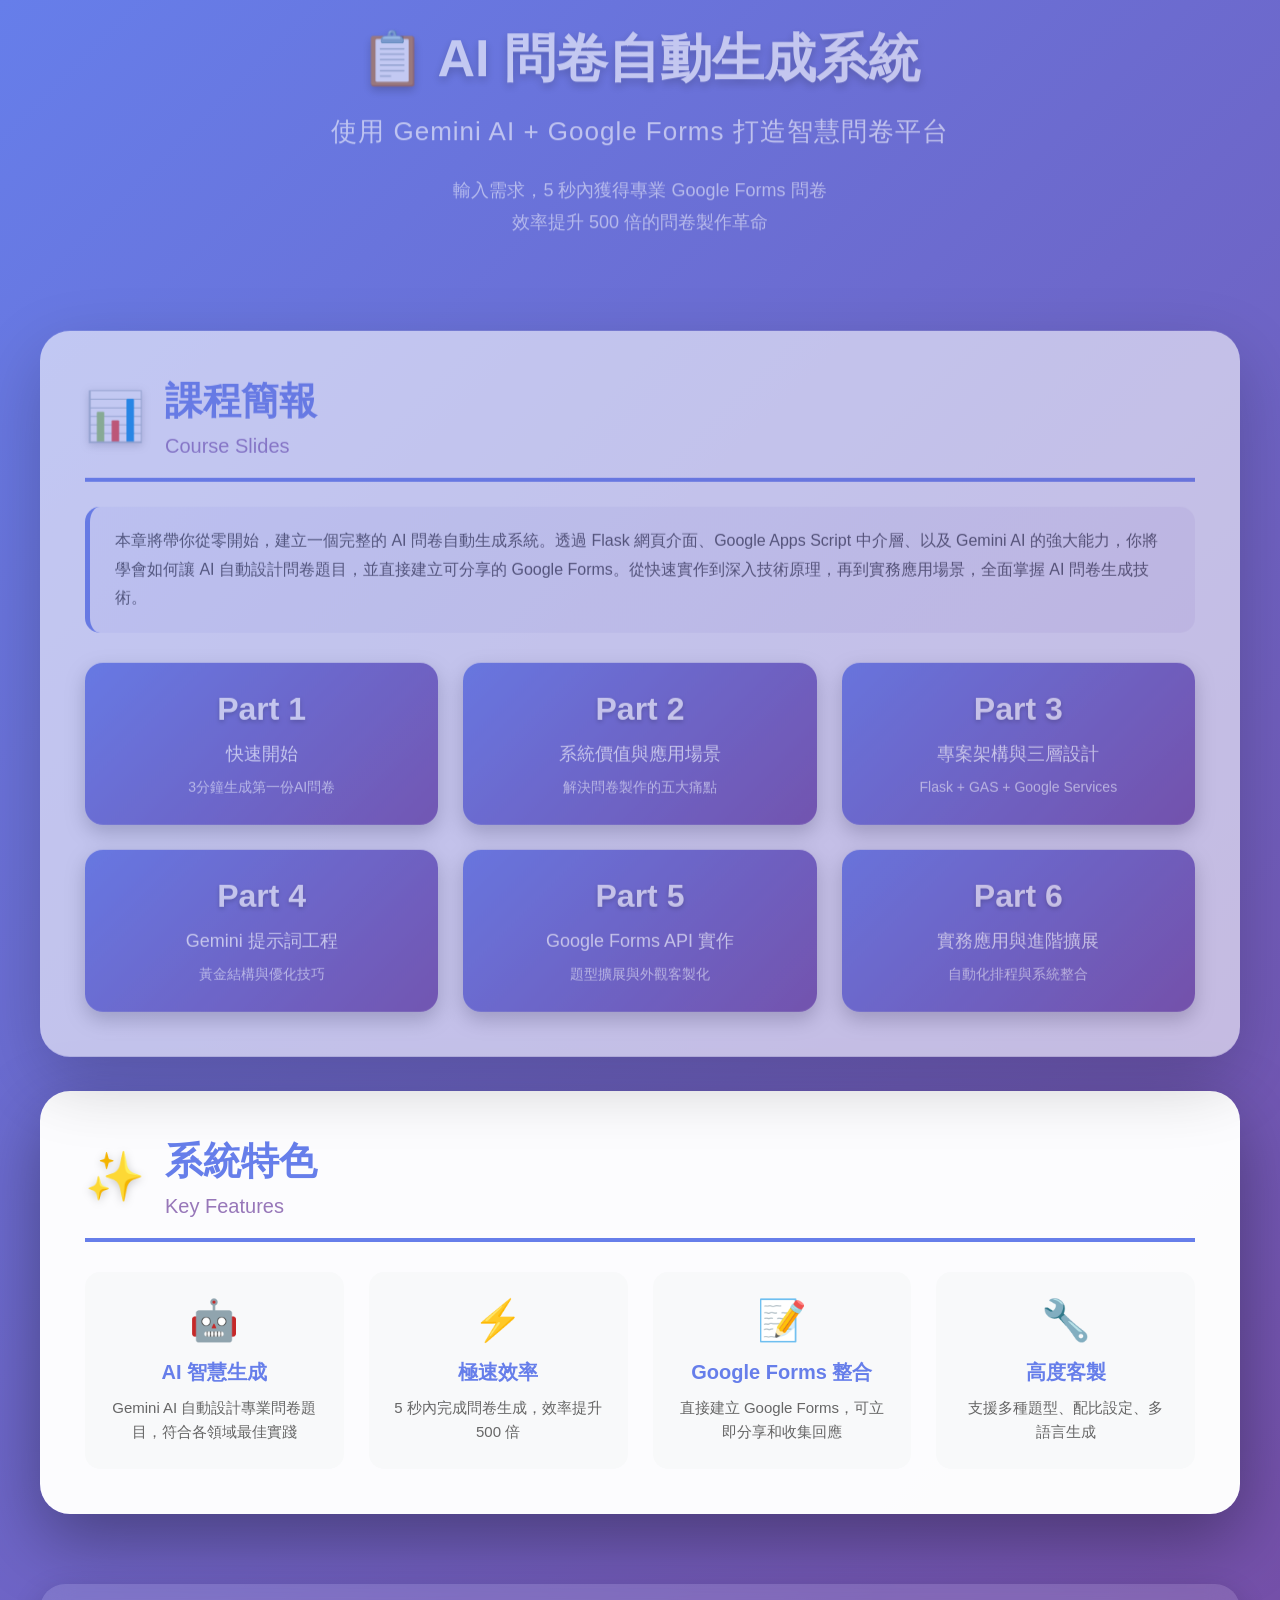
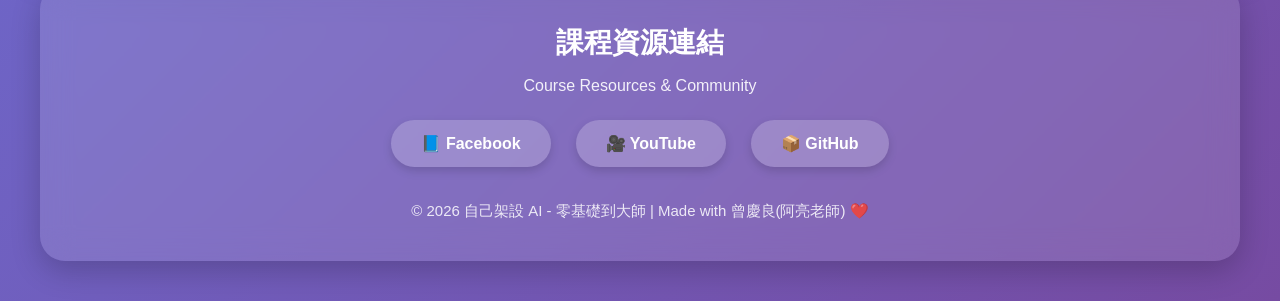
<file: index.html>
<!DOCTYPE html>
<html lang="zh-TW">
<head>
    <meta charset="UTF-8">
    <meta http-equiv="refresh" content="0; url=slides/index.html">
    <title>AI 問卷自動生成系統</title>
</head>
<body>
    <p>正在導向簡報頁面... <a href="slides/index.html">如果沒有自動跳轉，請點擊此處</a></p>
</body>
</html>
</file>
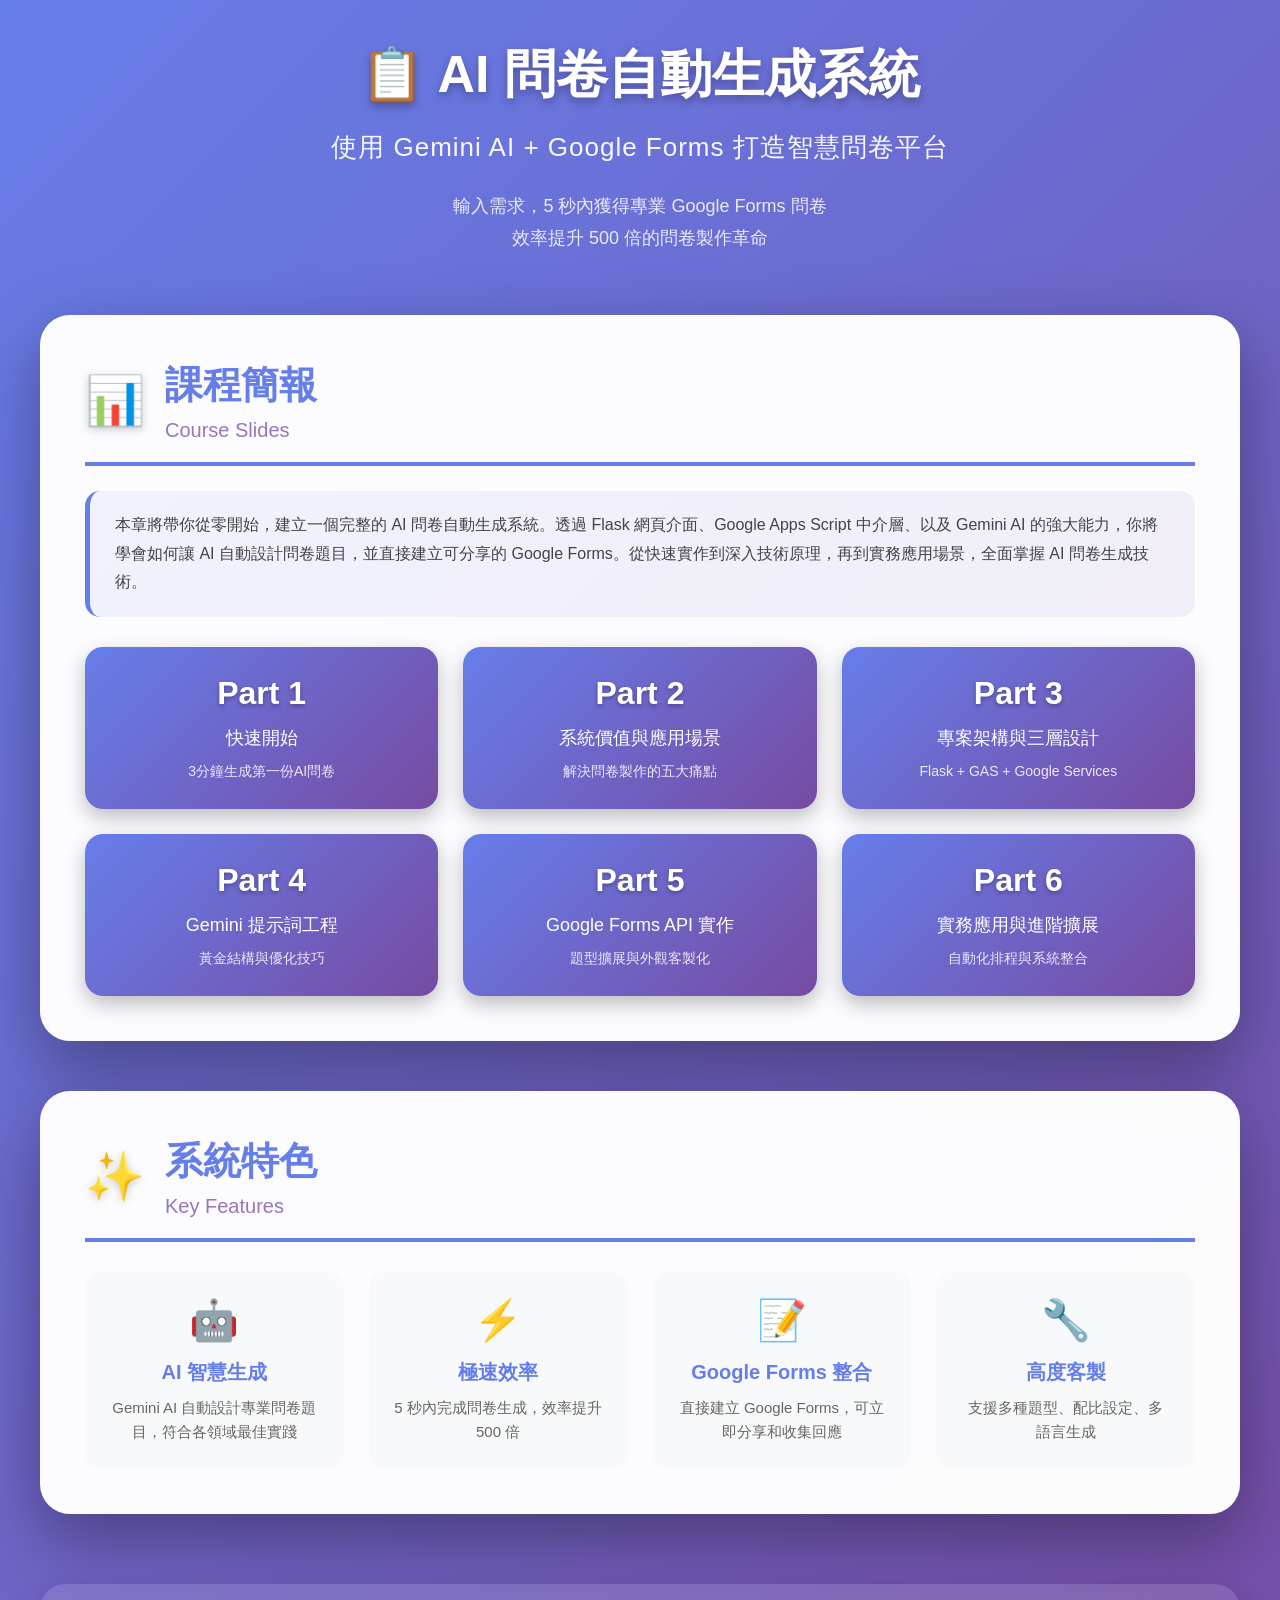
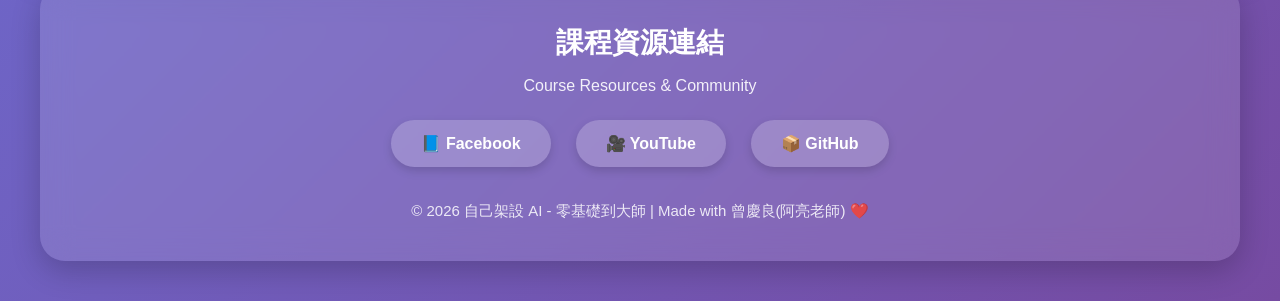
<file: slides/index.html>
<!DOCTYPE html>
<html lang="zh-TW">
<head>
    <meta charset="UTF-8">
    <meta name="viewport" content="width=device-width, initial-scale=1.0">
    <title>AI 問卷自動生成系統 | 課程簡報</title>
    <style>
        * {
            margin: 0;
            padding: 0;
            box-sizing: border-box;
        }

        body {
            font-family: 'Microsoft JhengHei', 'Segoe UI', Arial, sans-serif;
            background: linear-gradient(135deg, #667eea 0%, #764ba2 100%);
            min-height: 100vh;
            padding: 40px 20px;
        }

        .container {
            max-width: 1200px;
            margin: 0 auto;
        }

        .header {
            text-align: center;
            color: white;
            margin-bottom: 60px;
            animation: fadeInDown 1s ease;
        }

        .header h1 {
            font-size: 52px;
            margin-bottom: 20px;
            text-shadow: 0 4px 8px rgba(0, 0, 0, 0.3);
            font-weight: 800;
        }

        .header p {
            font-size: 26px;
            opacity: 0.95;
            font-weight: 300;
            letter-spacing: 1px;
        }

        .header .course-info {
            margin-top: 25px;
            font-size: 18px;
            opacity: 0.85;
            line-height: 1.8;
        }

        .main-section {
            background: rgba(255, 255, 255, 0.98);
            border-radius: 30px;
            padding: 45px;
            margin-bottom: 50px;
            box-shadow: 0 25px 70px rgba(0, 0, 0, 0.35);
            animation: fadeInUp 1s ease;
            transition: transform 0.3s ease, box-shadow 0.3s ease;
        }

        .main-section:hover {
            transform: translateY(-5px);
            box-shadow: 0 30px 80px rgba(0, 0, 0, 0.45);
        }

        .section-header {
            display: flex;
            align-items: center;
            gap: 20px;
            margin-bottom: 25px;
            padding-bottom: 20px;
            border-bottom: 4px solid #667eea;
        }

        .section-icon {
            font-size: 48px;
            filter: drop-shadow(0 2px 4px rgba(0, 0, 0, 0.2));
        }

        .section-info {
            flex: 1;
        }

        .section-title {
            font-size: 38px;
            margin-bottom: 8px;
            font-weight: 700;
            color: #667eea;
        }

        .section-subtitle {
            font-size: 20px;
            opacity: 0.75;
            font-weight: 400;
            color: #764ba2;
        }

        .section-description {
            background: linear-gradient(135deg, rgba(102, 126, 234, 0.08), rgba(118, 75, 162, 0.08));
            padding: 20px 25px;
            border-radius: 15px;
            margin-bottom: 30px;
            border-left: 5px solid #667eea;
            font-size: 16px;
            line-height: 1.8;
            color: #444;
        }

        .parts-grid {
            display: grid;
            grid-template-columns: repeat(auto-fill, minmax(320px, 1fr));
            gap: 25px;
            margin-top: 30px;
        }

        .part-card {
            background: linear-gradient(135deg, #667eea 0%, #764ba2 100%);
            border-radius: 18px;
            padding: 28px;
            text-decoration: none;
            color: white;
            transition: all 0.4s cubic-bezier(0.175, 0.885, 0.32, 1.275);
            box-shadow: 0 8px 20px rgba(0, 0, 0, 0.25);
            text-align: center;
            position: relative;
            overflow: hidden;
        }

        .part-card::before {
            content: '';
            position: absolute;
            top: 0;
            left: 0;
            right: 0;
            bottom: 0;
            background: linear-gradient(135deg, rgba(255, 255, 255, 0.1) 0%, rgba(255, 255, 255, 0) 100%);
            opacity: 0;
            transition: opacity 0.3s ease;
        }

        .part-card:hover::before {
            opacity: 1;
        }

        .part-card:hover {
            transform: translateY(-8px) scale(1.03);
            box-shadow: 0 15px 40px rgba(0, 0, 0, 0.45);
        }

        .part-number {
            font-size: 32px;
            font-weight: 800;
            margin-bottom: 12px;
            text-shadow: 0 2px 4px rgba(0, 0, 0, 0.3);
            position: relative;
            z-index: 1;
        }

        .part-title {
            font-size: 18px;
            line-height: 1.6;
            font-weight: 500;
            position: relative;
            z-index: 1;
        }

        .part-desc {
            font-size: 14px;
            opacity: 0.85;
            margin-top: 10px;
            position: relative;
            z-index: 1;
        }

        .features-section {
            background: rgba(255, 255, 255, 0.98);
            border-radius: 30px;
            padding: 45px;
            margin-bottom: 50px;
            box-shadow: 0 25px 70px rgba(0, 0, 0, 0.35);
        }

        .features-grid {
            display: grid;
            grid-template-columns: repeat(auto-fit, minmax(250px, 1fr));
            gap: 25px;
            margin-top: 30px;
        }

        .feature-card {
            background: #f8f9fa;
            padding: 25px;
            border-radius: 15px;
            text-align: center;
            transition: transform 0.3s;
        }

        .feature-card:hover {
            transform: translateY(-5px);
        }

        .feature-icon {
            font-size: 40px;
            margin-bottom: 15px;
        }

        .feature-title {
            font-size: 20px;
            font-weight: 600;
            color: #667eea;
            margin-bottom: 10px;
        }

        .feature-desc {
            font-size: 15px;
            color: #666;
            line-height: 1.6;
        }

        .footer {
            text-align: center;
            color: white;
            margin-top: 70px;
            padding: 40px;
            background: rgba(255, 255, 255, 0.12);
            border-radius: 25px;
            backdrop-filter: blur(15px);
            box-shadow: 0 10px 30px rgba(0, 0, 0, 0.2);
        }

        .footer h3 {
            font-size: 28px;
            margin-bottom: 15px;
            font-weight: 700;
        }

        .footer p {
            font-size: 16px;
            opacity: 0.9;
        }

        .footer-links {
            display: flex;
            justify-content: center;
            gap: 25px;
            margin-top: 25px;
            flex-wrap: wrap;
        }

        .footer-link {
            background: rgba(255, 255, 255, 0.2);
            color: white;
            padding: 14px 30px;
            border-radius: 30px;
            text-decoration: none;
            transition: all 0.3s ease;
            font-weight: 600;
            font-size: 16px;
            box-shadow: 0 4px 10px rgba(0, 0, 0, 0.15);
        }

        .footer-link:hover {
            background: rgba(255, 255, 255, 0.35);
            transform: translateY(-3px);
            box-shadow: 0 6px 15px rgba(0, 0, 0, 0.25);
            text-decoration: none;
        }

        .progress-indicator {
            position: fixed;
            top: 0;
            left: 0;
            height: 4px;
            background: linear-gradient(90deg, #667eea 0%, #764ba2 100%);
            z-index: 10000;
            transition: width 0.3s ease;
        }

        @keyframes fadeInDown {
            from { opacity: 0; transform: translateY(-40px); }
            to { opacity: 1; transform: translateY(0); }
        }

        @keyframes fadeInUp {
            from { opacity: 0; transform: translateY(40px); }
            to { opacity: 1; transform: translateY(0); }
        }

        @media (max-width: 768px) {
            .header h1 { font-size: 32px; }
            .header p { font-size: 18px; }
            .main-section { padding: 30px 25px; }
            .section-header { flex-direction: column; text-align: center; }
            .section-title { font-size: 26px; }
            .parts-grid { grid-template-columns: 1fr; }
            .footer-links { flex-direction: column; gap: 15px; }
        }
    </style>
</head>
<body>
    <div class="progress-indicator" id="progressBar"></div>

    <div class="container">
        <div class="header">
            <h1>📋 AI 問卷自動生成系統</h1>
            <p>使用 Gemini AI + Google Forms 打造智慧問卷平台</p>
            <div class="course-info">
                輸入需求，5 秒內獲得專業 Google Forms 問卷<br>
                效率提升 500 倍的問卷製作革命
            </div>
        </div>

        <!-- Main Section -->
        <div class="main-section">
            <div class="section-header">
                <div class="section-icon">📊</div>
                <div class="section-info">
                    <h2 class="section-title">課程簡報</h2>
                    <p class="section-subtitle">Course Slides</p>
                </div>
            </div>
            <div class="section-description">
                本章將帶你從零開始，建立一個完整的 AI 問卷自動生成系統。透過 Flask 網頁介面、Google Apps Script 中介層、以及 Gemini AI 的強大能力，你將學會如何讓 AI 自動設計問卷題目，並直接建立可分享的 Google Forms。從快速實作到深入技術原理，再到實務應用場景，全面掌握 AI 問卷生成技術。
            </div>
            <div class="parts-grid">
                <a href="Part1.html" class="part-card">
                    <div class="part-number">Part 1</div>
                    <div class="part-title">快速開始</div>
                    <div class="part-desc">3分鐘生成第一份AI問卷</div>
                </a>
                <a href="Part2.html" class="part-card">
                    <div class="part-number">Part 2</div>
                    <div class="part-title">系統價值與應用場景</div>
                    <div class="part-desc">解決問卷製作的五大痛點</div>
                </a>
                <a href="Part3.html" class="part-card">
                    <div class="part-number">Part 3</div>
                    <div class="part-title">專案架構與三層設計</div>
                    <div class="part-desc">Flask + GAS + Google Services</div>
                </a>
                <a href="Part4.html" class="part-card">
                    <div class="part-number">Part 4</div>
                    <div class="part-title">Gemini 提示詞工程</div>
                    <div class="part-desc">黃金結構與優化技巧</div>
                </a>
                <a href="Part5.html" class="part-card">
                    <div class="part-number">Part 5</div>
                    <div class="part-title">Google Forms API 實作</div>
                    <div class="part-desc">題型擴展與外觀客製化</div>
                </a>
                <a href="Part6.html" class="part-card">
                    <div class="part-number">Part 6</div>
                    <div class="part-title">實務應用與進階擴展</div>
                    <div class="part-desc">自動化排程與系統整合</div>
                </a>
            </div>
        </div>

        <!-- Features Section -->
        <div class="features-section">
            <div class="section-header">
                <div class="section-icon">✨</div>
                <div class="section-info">
                    <h2 class="section-title">系統特色</h2>
                    <p class="section-subtitle">Key Features</p>
                </div>
            </div>
            <div class="features-grid">
                <div class="feature-card">
                    <div class="feature-icon">🤖</div>
                    <div class="feature-title">AI 智慧生成</div>
                    <div class="feature-desc">Gemini AI 自動設計專業問卷題目，符合各領域最佳實踐</div>
                </div>
                <div class="feature-card">
                    <div class="feature-icon">⚡</div>
                    <div class="feature-title">極速效率</div>
                    <div class="feature-desc">5 秒內完成問卷生成，效率提升 500 倍</div>
                </div>
                <div class="feature-card">
                    <div class="feature-icon">📝</div>
                    <div class="feature-title">Google Forms 整合</div>
                    <div class="feature-desc">直接建立 Google Forms，可立即分享和收集回應</div>
                </div>
                <div class="feature-card">
                    <div class="feature-icon">🔧</div>
                    <div class="feature-title">高度客製</div>
                    <div class="feature-desc">支援多種題型、配比設定、多語言生成</div>
                </div>
            </div>
        </div>

        <!-- Footer -->
        <div class="footer">
            <h3>課程資源連結</h3>
            <p>Course Resources & Community</p>
            <div class="footer-links">
                <a href="https://www.facebook.com/iddmail" target="_blank" class="footer-link">📘 Facebook</a>
                <a href="https://www.youtube.com/@Liang-yt02" target="_blank" class="footer-link">🎥 YouTube</a>
                <a href="https://github.com/ChatGPT3a01/AI_Form_Generator" target="_blank" class="footer-link">📦 GitHub</a>
            </div>
            <p style="margin-top: 35px; opacity: 0.85; font-size: 15px;">© 2026 自己架設 AI - 零基礎到大師 | Made with 曾慶良(阿亮老師) ❤️</p>
        </div>
    </div>

    <script>
        window.addEventListener('scroll', () => {
            const winScroll = document.body.scrollTop || document.documentElement.scrollTop;
            const height = document.documentElement.scrollHeight - document.documentElement.clientHeight;
            const scrolled = (winScroll / height) * 100;
            document.getElementById('progressBar').style.width = scrolled + '%';
        });
    </script>
</body>
</html>
</file>
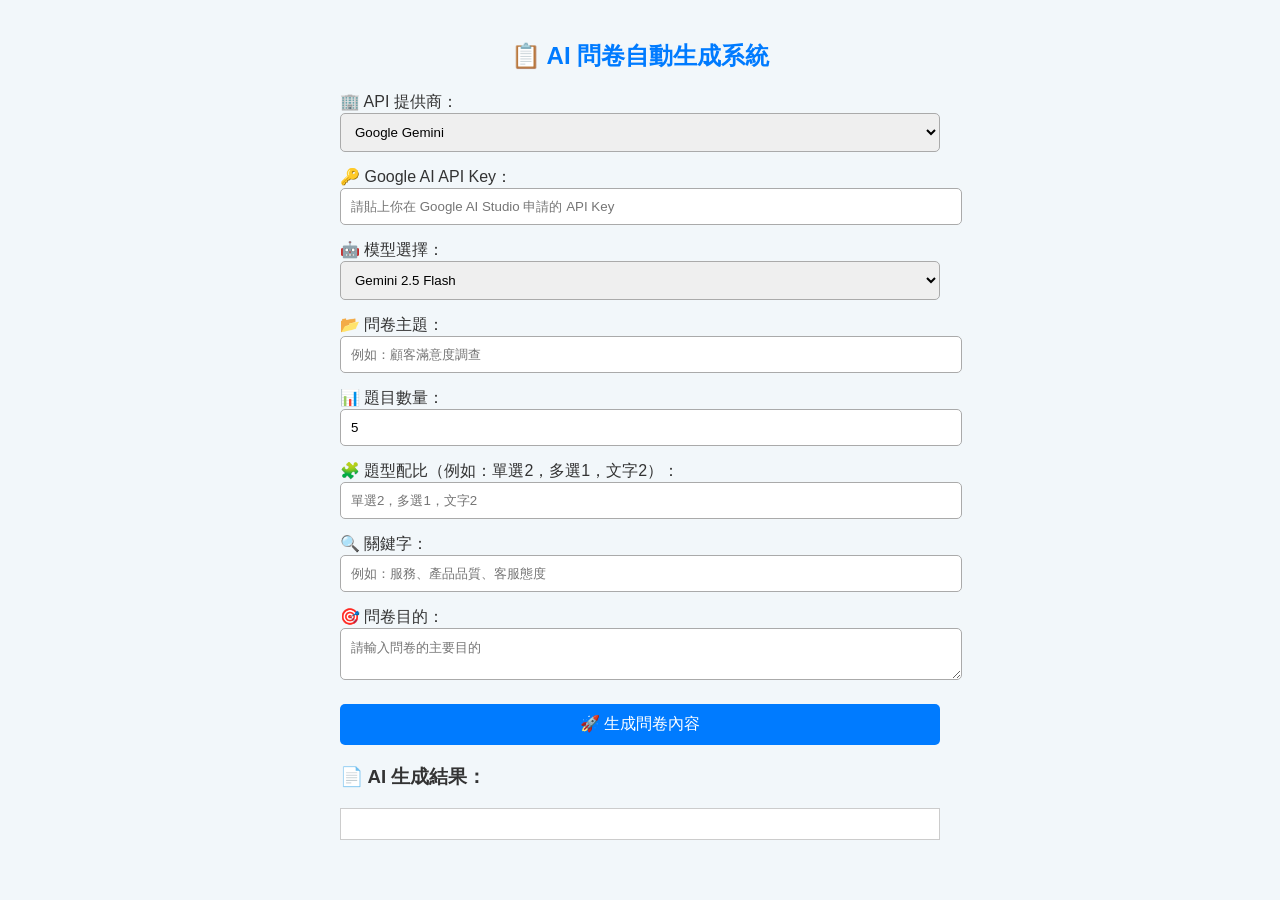
<file: templates/index.html>
<!DOCTYPE html>
<html lang="zh-TW">
<head>
  <meta charset="UTF-8">
  <title>AI 問卷自動生成系統</title>
  <link rel="stylesheet" href="/static/style.css">
</head>
<body>
  <h2>📋 AI 問卷自動生成系統</h2>

  <form id="form">
    <label>🏢 API 提供商：</label>
    <select id="provider" onchange="updateModels()">
      <option value="google">Google Gemini</option>
      <option value="openai">OpenAI GPT</option>
    </select>

    <label id="apiKeyLabel">🔑 Google AI API Key：</label>
    <input type="text" id="apiKey" placeholder="請貼上你的 API Key" required>

    <label>🤖 模型選擇：</label>
    <select id="model">
      <!-- 由 JavaScript 動態填入 -->
    </select>

    <label>📂 問卷主題：</label>
    <input type="text" id="category" placeholder="例如：顧客滿意度調查" required>

    <label>📊 題目數量：</label>
    <input type="number" id="questionCount" value="5" min="1" required>

    <label>🧩 題型配比（例如：單選2，多選1，文字2）：</label>
    <input type="text" id="questionTypes" placeholder="單選2，多選1，文字2" required>

    <label>🔍 關鍵字：</label>
    <input type="text" id="keywords" placeholder="例如：服務、產品品質、客服態度" required>

    <label>🎯 問卷目的：</label>
    <textarea id="purpose" placeholder="請輸入問卷的主要目的" required></textarea>

    <button type="submit">🚀 生成問卷內容</button>
  </form>

  <h3>📄 AI 生成結果：</h3>
  <pre id="output"></pre>

  <div id="formLinks"></div>

  <script>
    // 模型選項配置
    const models = {
      google: [
        { value: 'gemini-3.5-flash', label: 'Gemini 2.5 Flash' },
        { value: 'gemini-3.5-pro', label: 'Gemini 2.5 Pro' },
        { value: 'gemini-3.5-flash', label: 'Gemini 2.0 Flash' },
        { value: 'gemini-3.5-pro', label: 'Gemini 2.0 Pro' }
      ],
      openai: [
        { value: 'gpt-5.5', label: 'GPT-5.5' },
        { value: 'gpt-5.5', label: 'GPT-5.5' },
        { value: 'gpt-5.5', label: 'GPT-5.5 Turbo' },
        { value: 'gpt-5.5', label: 'GPT-5.5 Preview' }
      ]
    };

    // 更新模型選項
    function updateModels() {
      const provider = document.getElementById('provider').value;
      const modelSelect = document.getElementById('model');
      const apiKeyLabel = document.getElementById('apiKeyLabel');
      const apiKeyInput = document.getElementById('apiKey');

      // 更新 API Key 標籤和提示
      if (provider === 'google') {
        apiKeyLabel.textContent = '🔑 Google AI API Key：';
        apiKeyInput.placeholder = '請貼上你在 Google AI Studio 申請的 API Key';
      } else {
        apiKeyLabel.textContent = '🔑 OpenAI API Key：';
        apiKeyInput.placeholder = '請貼上你在 OpenAI 申請的 API Key（sk-...）';
      }

      // 更新模型下拉選單
      modelSelect.innerHTML = '';
      models[provider].forEach(model => {
        const option = document.createElement('option');
        option.value = model.value;
        option.textContent = model.label;
        modelSelect.appendChild(option);
      });
    }

    // 頁面載入時初始化
    updateModels();

    // 表單提交
    document.getElementById('form').addEventListener('submit', async (e) => {
      e.preventDefault();

      document.getElementById('output').textContent = "⏳ AI 正在生成問卷內容中...";
      document.getElementById('formLinks').innerHTML = "";

      const data = {
        provider: document.getElementById('provider').value,
        apiKey: document.getElementById('apiKey').value,
        model: document.getElementById('model').value,
        category: document.getElementById('category').value,
        questionCount: document.getElementById('questionCount').value,
        keywords: document.getElementById('keywords').value,
        purpose: document.getElementById('purpose').value,
        questionTypes: document.getElementById('questionTypes').value
      };

      try {
        const res = await fetch('/generate', {
          method: 'POST',
          headers: { 'Content-Type': 'application/json' },
          body: JSON.stringify(data)
        });

        const result = await res.json();

        if (result.status === 'error') {
          document.getElementById('output').textContent = "❌ 錯誤：" + result.message;
          document.getElementById('formLinks').innerHTML = `<p style="color:red;">⚠️ 生成失敗，請檢查 API Key 和網路連線</p>`;
          return;
        }

        document.getElementById('output').textContent = JSON.stringify(result.ai_result, null, 2);

        if (result.form_result && result.form_result.editUrl) {
          document.getElementById('formLinks').innerHTML = `
            <h3>✅ 問卷建立成功！</h3>
            <p><a href="${result.form_result.editUrl}" target="_blank">🧩 編輯問卷連結</a></p>
            <p><a href="${result.form_result.responseUrl}" target="_blank">📝 使用者填寫連結</a></p>
          `;
        } else {
          document.getElementById('formLinks').innerHTML = `<p style="color:red;">⚠️ 無法建立問卷，請檢查 GAS 網址是否正確</p>`;
        }
      } catch (error) {
        document.getElementById('output').textContent = "❌ 發生錯誤：" + error.message;
      }
    });
  </script>
</body>
</html>
</file>
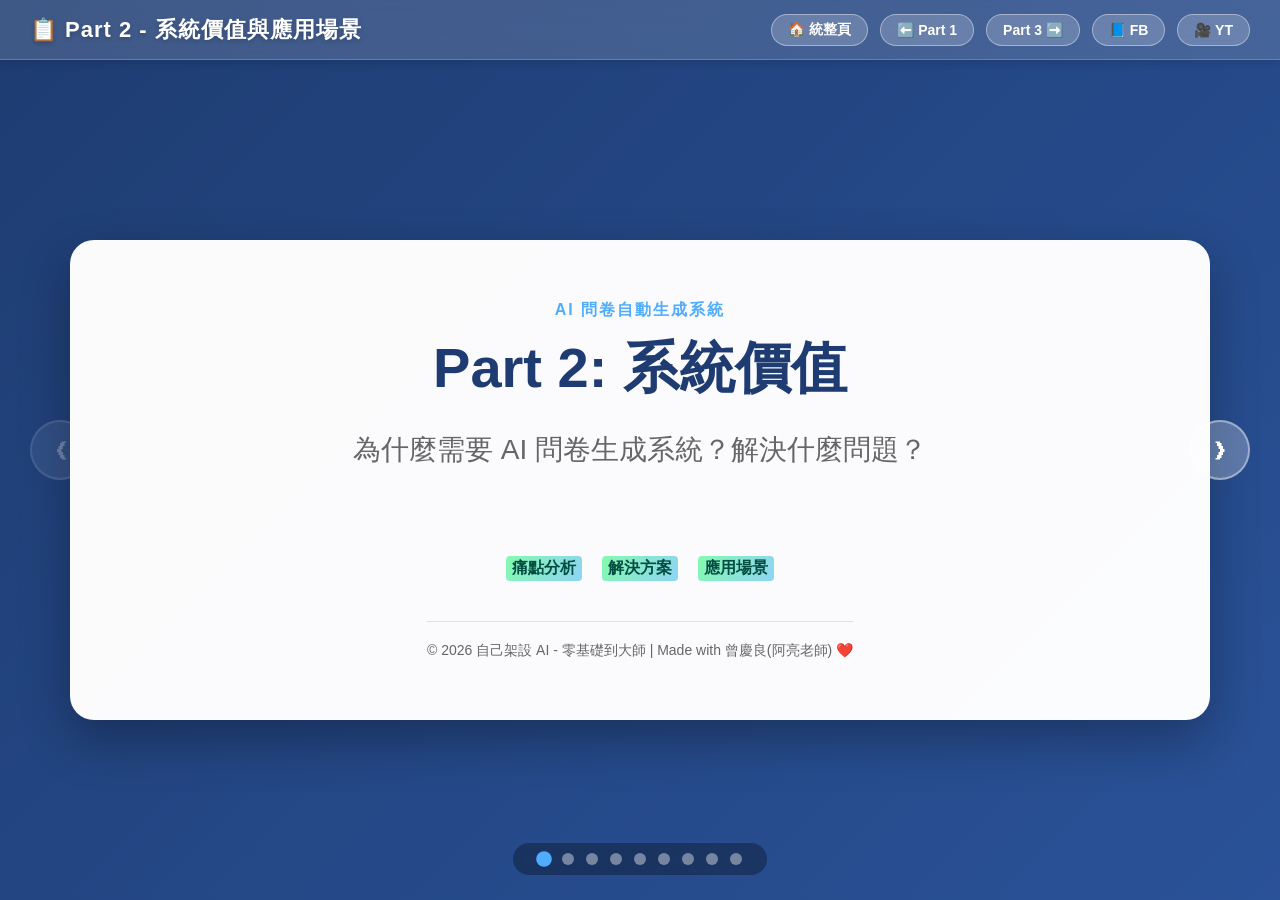
<file: slides/Part2.html>
<!DOCTYPE html>
<html lang="zh-TW">
<head>
    <meta charset="UTF-8">
    <meta name="viewport" content="width=device-width, initial-scale=1.0">
    <title>📋 Part 2 - 系統價值與應用場景</title>
    <style>
        * { margin: 0; padding: 0; box-sizing: border-box; }
        body { font-family: 'Microsoft JhengHei', 'Segoe UI', Arial, sans-serif; background: linear-gradient(135deg, #1e3c72 0%, #2a5298 100%); min-height: 100vh; overflow: hidden; color: #333; }
        .nav-bar { position: fixed; top: 0; left: 0; right: 0; height: 60px; background: rgba(255, 255, 255, 0.15); backdrop-filter: blur(12px); border-bottom: 1px solid rgba(255, 255, 255, 0.2); display: flex; justify-content: space-between; align-items: center; padding: 0 30px; z-index: 10000; box-shadow: 0 4px 6px rgba(0,0,0,0.1); }
        .nav-title { font-size: 22px; font-weight: 700; color: #fff; letter-spacing: 1px; text-shadow: 0 2px 4px rgba(0,0,0,0.2); }
        .nav-buttons { display: flex; gap: 12px; }
        .nav-btn { background: rgba(255, 255, 255, 0.2); border: 1px solid rgba(255, 255, 255, 0.4); color: white; padding: 6px 16px; border-radius: 20px; cursor: pointer; font-size: 14px; font-weight: 600; text-decoration: none; transition: all 0.3s ease; display: flex; align-items: center; gap: 6px; }
        .nav-btn:hover { background: rgba(255, 255, 255, 0.4); transform: translateY(-2px); }
        .nav-arrow { position: fixed; top: 50%; transform: translateY(-50%); background: rgba(255,255,255,0.25); color: white; width: 60px; height: 60px; border-radius: 50%; border: 2px solid rgba(255,255,255,0.4); font-size: 24px; cursor: pointer; z-index: 9000; transition: all 0.3s; display: flex; align-items: center; justify-content: center; }
        .nav-arrow:hover { background: rgba(255,255,255,0.5); transform: translateY(-50%) scale(1.1); }
        .prev-arrow { left: 30px; }
        .next-arrow { right: 30px; }
        .nav-arrow:disabled { opacity: 0.3; cursor: not-allowed; }
        .slide-container { width: 100%; height: 100vh; padding-top: 60px; position: relative; z-index: 1; }
        .slide { position: absolute; top: 60px; left: 0; width: 100%; height: calc(100vh - 60px); display: none; align-items: center; justify-content: center; padding: 40px; opacity: 0; transition: opacity 0.4s ease; z-index: 10; }
        .slide.active { display: flex; opacity: 1; z-index: 20; }
        .content-card { background: rgba(255, 255, 255, 0.98); border-radius: 24px; box-shadow: 0 20px 50px rgba(0, 0, 0, 0.3); padding: 60px; max-width: 1400px; width: 95%; max-height: 88vh; overflow-y: auto; position: relative; }
        h1 { color: #1e3c72; font-size: 56px; margin-bottom: 24px; text-align: center; }
        h2 { color: #2a5298; font-size: 38px; margin-bottom: 35px; border-bottom: 3px solid #1e3c72; padding-bottom: 12px; }
        h3 { color: #1e3c72; font-size: 26px; margin: 30px 0 15px 0; }
        p, li { font-size: 20px; line-height: 1.8; color: #444; margin-bottom: 15px; }
        .box { padding: 25px; border-radius: 12px; margin: 25px 0; border-left: 6px solid; font-size: 20px; }
        .info { background: #e3f2fd; border-color: #2196f3; color: #0d47a1; }
        .warning { background: #fff3cd; border-color: #ffc107; color: #856404; }
        .success { background: #d4edda; border-color: #28a745; color: #155724; }
        .danger { background: #f8d7da; border-color: #dc3545; color: #721c24; }
        .highlight { background: linear-gradient(120deg, #84fab0 0%, #8fd3f4 100%); padding: 2px 6px; border-radius: 4px; font-weight: bold; color: #004d40; }
        .concept-grid { display: grid; grid-template-columns: repeat(auto-fit, minmax(300px, 1fr)); gap: 25px; margin-top: 30px; }
        .concept-card { background: #f8f9fa; padding: 25px; border-radius: 15px; border: 1px solid #e9ecef; transition: transform 0.3s; }
        .concept-card:hover { transform: translateY(-8px); border-color: #4facfe; }
        .pain-point { background: linear-gradient(135deg, #ff6b6b 0%, #ee5a5a 100%); color: white; padding: 20px; border-radius: 12px; margin: 15px 0; }
        .solution { background: linear-gradient(135deg, #51cf66 0%, #40c057 100%); color: white; padding: 20px; border-radius: 12px; margin: 15px 0; }
        .indicators { position: fixed; bottom: 25px; left: 50%; transform: translateX(-50%); display: flex; gap: 12px; z-index: 4000; padding: 10px 25px; background: rgba(0,0,0,0.3); border-radius: 30px; backdrop-filter: blur(5px); }
        .dot { width: 12px; height: 12px; background: rgba(255,255,255,0.4); border-radius: 50%; cursor: pointer; }
        .dot.active { background: #4facfe; transform: scale(1.3); }
        .footer-credit { text-align: center; margin-top: 40px; padding-top: 20px; border-top: 1px solid #e0e0e0; color: #666; font-size: 14px; }
    </style>
</head>
<body>
    <div class="nav-bar">
        <div class="nav-title">📋 Part 2 - 系統價值與應用場景</div>
        <div class="nav-buttons">
            <a href="index.html" class="nav-btn">🏠 統整頁</a>
            <a href="Part1.html" class="nav-btn">⬅️ Part 1</a>
            <a href="Part3.html" class="nav-btn">Part 3 ➡️</a>
            <a href="https://www.facebook.com/iddmail" target="_blank" class="nav-btn">📘 FB</a>
            <a href="https://www.youtube.com/@Liang-yt02" target="_blank" class="nav-btn">🎥 YT</a>
        </div>
    </div>

    <div class="slide-container">
        <!-- Slide 1: 封面 -->
        <div class="slide active">
            <div class="content-card" style="text-align: center; display: flex; flex-direction: column; justify-content: center; align-items: center;">
                <h4 style="color: #4facfe; letter-spacing: 2px; text-transform: uppercase; margin-bottom: 10px;">AI 問卷自動生成系統</h4>
                <h1>Part 2: 系統價值</h1>
                <h2 style="border: none; font-weight: normal; font-size: 28px; color: #666; max-width: 800px;">
                    為什麼需要 AI 問卷生成系統？解決什麼問題？
                </h2>
                <div style="margin-top: 40px; display: flex; gap: 20px;">
                    <span class="highlight">痛點分析</span>
                    <span class="highlight">解決方案</span>
                    <span class="highlight">應用場景</span>
                </div>
                <div class="footer-credit">© 2026 自己架設 AI - 零基礎到大師 | Made with 曾慶良(阿亮老師) ❤️</div>
            </div>
        </div>

        <!-- Slide 2: 問卷製作的五大痛點 -->
        <div class="slide">
            <div class="content-card">
                <h2>😰 問卷製作的五大痛點</h2>
                <div class="concept-grid">
                    <div class="pain-point">
                        <h3>1️⃣ 題目設計困難</h3>
                        <p>題目含糊、一題多問、選項不互斥、誘導性問題...</p>
                    </div>
                    <div class="pain-point">
                        <h3>2️⃣ 結構組織複雜</h3>
                        <p>題目順序、題型配比、分組安排需要仔細規劃</p>
                    </div>
                    <div class="pain-point">
                        <h3>3️⃣ 重複工作多</h3>
                        <p>每月/每季的調查，重複但又不能完全複製</p>
                    </div>
                    <div class="pain-point">
                        <h3>4️⃣ 靈感枯竭</h3>
                        <p>盯著空白表單發呆，不知道還能問什麼</p>
                    </div>
                    <div class="pain-point">
                        <h3>5️⃣ 專業知識不足</h3>
                        <p>不同領域有不同的問卷設計慣例和要求</p>
                    </div>
                </div>
            </div>
        </div>

        <!-- Slide 3: AI 如何解決 -->
        <div class="slide">
            <div class="content-card">
                <h2>✨ AI 如何解決這些痛點</h2>
                <div class="concept-grid">
                    <div class="solution">
                        <h3>🎯 專業題目設計</h3>
                        <p>AI 見過成千上萬份問卷，生成符合最佳實踐的題目</p>
                    </div>
                    <div class="solution">
                        <h3>📊 自動結構組織</h3>
                        <p>根據題型配比自動安排順序，簡單題在前，複雜題在後</p>
                    </div>
                    <div class="solution">
                        <h3>🔄 智慧變化</h3>
                        <p>每次生成類似但不完全相同的題目，避免受訪者疲勞</p>
                    </div>
                    <div class="solution">
                        <h3>💡 激發創意</h3>
                        <p>提供你沒想到但很有價值的問題角度</p>
                    </div>
                    <div class="solution">
                        <h3>🧠 領域專家</h3>
                        <p>生成符合各領域慣例的專業問卷</p>
                    </div>
                </div>
            </div>
        </div>

        <!-- Slide 4: 應用場景一 -->
        <div class="slide">
            <div class="content-card">
                <h2>🏪 場景一：小型企業顧客回饋</h2>
                <div class="box info">
                    <strong>情境：</strong>您經營一家餐廳、美容院或零售店，想定期收集顧客意見改善服務。
                </div>
                <div class="concept-grid">
                    <div class="concept-card">
                        <h3>傳統做法</h3>
                        <ul>
                            <li>聘請專業市場調查公司 💰</li>
                            <li>自己設計問卷（不專業）</li>
                            <li>耗費大量時間</li>
                        </ul>
                    </div>
                    <div class="concept-card">
                        <h3>使用 AI 系統</h3>
                        <ul>
                            <li>每月花 5 分鐘生成新問卷 ⚡</li>
                            <li>放在店內 QR Code</li>
                            <li>持續改善服務品質</li>
                        </ul>
                    </div>
                </div>
            </div>
        </div>

        <!-- Slide 5: 應用場景二 -->
        <div class="slide">
            <div class="content-card">
                <h2>🎓 場景二：學術研究問卷設計</h2>
                <div class="box info">
                    <strong>情境：</strong>您是研究生，論文需要做問卷調查收集資料。
                </div>
                <div class="concept-grid">
                    <div class="concept-card">
                        <h3>傳統做法</h3>
                        <ul>
                            <li>從零開始設計問卷</li>
                            <li>多次與指導教授來回修改</li>
                            <li>花費大量時間在初稿</li>
                        </ul>
                    </div>
                    <div class="concept-card">
                        <h3>使用 AI 系統</h3>
                        <ul>
                            <li>快速生成研究主題的問卷草稿 ⚡</li>
                            <li>拿 AI 草稿與教授討論</li>
                            <li>迅速迭代到滿意版本</li>
                        </ul>
                    </div>
                </div>
            </div>
        </div>

        <!-- Slide 6: 應用場景三 -->
        <div class="slide">
            <div class="content-card">
                <h2>🎪 場景三：活動後即時回饋收集</h2>
                <div class="box info">
                    <strong>情境：</strong>公司舉辦研討會、工作坊，活動結束後需要收集參與者回饋。
                </div>
                <div class="concept-grid">
                    <div class="concept-card">
                        <h3>傳統做法</h3>
                        <ul>
                            <li>會後花時間設計問卷</li>
                            <li>參與者記憶已模糊</li>
                            <li>回饋不夠真實</li>
                        </ul>
                    </div>
                    <div class="concept-card">
                        <h3>使用 AI 系統</h3>
                        <ul>
                            <li>活動進行中就能生成問卷 ⚡</li>
                            <li>活動結束立即展示 QR Code</li>
                            <li>趁記憶猶新收集真實意見</li>
                        </ul>
                    </div>
                </div>
            </div>
        </div>

        <!-- Slide 7: 更多應用場景 -->
        <div class="slide">
            <div class="content-card">
                <h2>🌟 更多應用場景</h2>
                <div class="concept-grid">
                    <div class="concept-card">
                        <h3>📱 產品需求市場調查</h3>
                        <p>開發新產品時，快速了解目標市場的需求、痛點、期待功能、價格敏感度。</p>
                    </div>
                    <div class="concept-card">
                        <h3>👥 HR 內部調查</h3>
                        <p>員工滿意度調查、部門協作評估、訓練需求調查，定期執行不費力。</p>
                    </div>
                    <div class="concept-card">
                        <h3>🏫 教育培訓回饋</h3>
                        <p>課程結束後收集學員意見，持續改善教學品質。</p>
                    </div>
                    <div class="concept-card">
                        <h3>🏥 醫療服務評估</h3>
                        <p>患者滿意度調查，了解就醫體驗和改進方向。</p>
                    </div>
                </div>
            </div>
        </div>

        <!-- Slide 8: 系統的限制 -->
        <div class="slide">
            <div class="content-card">
                <h2>⚠️ 系統的限制與適用範圍</h2>
                <div class="concept-grid">
                    <div class="concept-card" style="border-color: #ffc107;">
                        <h3>⚡ 限制一：特定情境理解</h3>
                        <p>AI 對您的特定業務、產品、客群了解有限，需要手動調整。</p>
                    </div>
                    <div class="concept-card" style="border-color: #ffc107;">
                        <h3>⚡ 限制二：偶爾偏頗</h3>
                        <p>AI 偶爾生成有爭議或邏輯矛盾的題目，需要人工審查。</p>
                    </div>
                    <div class="concept-card" style="border-color: #ffc107;">
                        <h3>⚡ 限制三：題型有限</h3>
                        <p>目前支援單選、多選、文字三種基本題型。</p>
                    </div>
                    <div class="concept-card" style="border-color: #ffc107;">
                        <h3>⚡ 限制四：資料隱私</h3>
                        <p>需求會送到雲端 AI 處理，高度機密專案需評估。</p>
                    </div>
                </div>
                <div class="box success">
                    <strong>💡 最佳實踐：</strong>AI 負責快速生成專業初稿，人類負責審查、調整、完善！
                </div>
            </div>
        </div>

        <!-- Slide 9: 總結 -->
        <div class="slide">
            <div class="content-card">
                <h2>📝 Part 2 總結</h2>
                <div class="concept-grid">
                    <div class="concept-card">
                        <h3>✅ 解決痛點</h3>
                        <p>題目設計、結構組織、重複工作、靈感枯竭、專業不足</p>
                    </div>
                    <div class="concept-card">
                        <h3>✅ 多元應用</h3>
                        <p>顧客回饋、學術研究、活動回饋、市場調查、HR 調查</p>
                    </div>
                    <div class="concept-card">
                        <h3>✅ 效率飛躍</h3>
                        <p>從 40 分鐘縮短到 5 秒鐘，效率提升 500 倍</p>
                    </div>
                    <div class="concept-card">
                        <h3>✅ 人機協作</h3>
                        <p>AI 生成初稿 + 人類審查完善 = 最佳結果</p>
                    </div>
                </div>
                <div style="text-align: center; margin-top: 40px;">
                    <a href="Part3.html" class="nav-btn" style="background: #1e3c72; padding: 15px 40px; font-size: 18px;">
                        前往 Part 3：專案架構與三層設計 ➡️
                    </a>
                </div>
                <div class="footer-credit">© 2026 自己架設 AI - 零基礎到大師 | Made with 曾慶良(阿亮老師) ❤️</div>
            </div>
        </div>
    </div>

    <button class="nav-arrow prev-arrow" id="prevBtn" onclick="changeSlide(-1)">❮</button>
    <button class="nav-arrow next-arrow" id="nextBtn" onclick="changeSlide(1)">❯</button>
    <div class="indicators" id="indicatorContainer"></div>

    <script>
        let currentSlide = 0;
        const slides = document.querySelectorAll('.slide');
        const totalSlides = slides.length;
        function init() { createIndicators(); showSlide(0); updateButtons(); document.addEventListener('keydown', handleKeydown); }
        function handleKeydown(e) { if (e.key === 'ArrowLeft') changeSlide(-1); if (e.key === 'ArrowRight') changeSlide(1); }
        function createIndicators() { const container = document.getElementById('indicatorContainer'); container.innerHTML = ''; slides.forEach((_, index) => { const dot = document.createElement('div'); dot.className = 'dot'; dot.onclick = () => goToSlide(index); container.appendChild(dot); }); }
        function showSlide(index) { if (index < 0) index = 0; if (index >= totalSlides) index = totalSlides - 1; slides.forEach(slide => slide.classList.remove('active')); slides[index].classList.add('active'); currentSlide = index; const dots = document.querySelectorAll('.dot'); dots.forEach((dot, idx) => dot.classList.toggle('active', idx === index)); updateButtons(); }
        function changeSlide(direction) { showSlide(currentSlide + direction); }
        function goToSlide(index) { showSlide(index); }
        function updateButtons() { document.getElementById('prevBtn').disabled = currentSlide === 0; document.getElementById('nextBtn').disabled = currentSlide === totalSlides - 1; }
        init();
    </script>
</body>
</html>
</file>
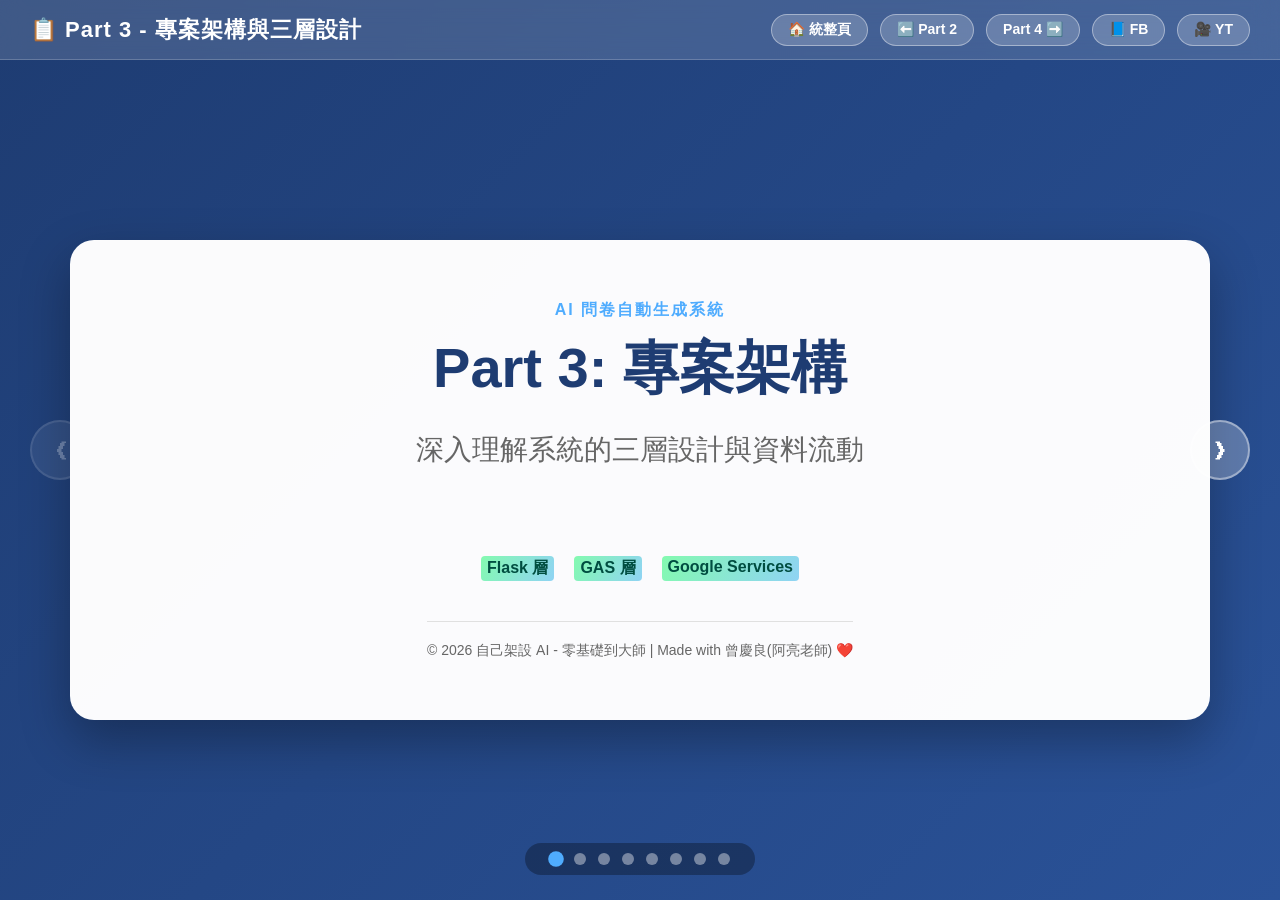
<file: slides/Part3.html>
<!DOCTYPE html>
<html lang="zh-TW">
<head>
    <meta charset="UTF-8">
    <meta name="viewport" content="width=device-width, initial-scale=1.0">
    <title>📋 Part 3 - 專案架構與三層設計</title>
    <style>
        * { margin: 0; padding: 0; box-sizing: border-box; }
        body { font-family: 'Microsoft JhengHei', 'Segoe UI', Arial, sans-serif; background: linear-gradient(135deg, #1e3c72 0%, #2a5298 100%); min-height: 100vh; overflow: hidden; color: #333; }
        .nav-bar { position: fixed; top: 0; left: 0; right: 0; height: 60px; background: rgba(255, 255, 255, 0.15); backdrop-filter: blur(12px); border-bottom: 1px solid rgba(255, 255, 255, 0.2); display: flex; justify-content: space-between; align-items: center; padding: 0 30px; z-index: 10000; }
        .nav-title { font-size: 22px; font-weight: 700; color: #fff; letter-spacing: 1px; }
        .nav-buttons { display: flex; gap: 12px; }
        .nav-btn { background: rgba(255, 255, 255, 0.2); border: 1px solid rgba(255, 255, 255, 0.4); color: white; padding: 6px 16px; border-radius: 20px; cursor: pointer; font-size: 14px; font-weight: 600; text-decoration: none; transition: all 0.3s ease; }
        .nav-btn:hover { background: rgba(255, 255, 255, 0.4); transform: translateY(-2px); }
        .nav-arrow { position: fixed; top: 50%; transform: translateY(-50%); background: rgba(255,255,255,0.25); color: white; width: 60px; height: 60px; border-radius: 50%; border: 2px solid rgba(255,255,255,0.4); font-size: 24px; cursor: pointer; z-index: 9000; transition: all 0.3s; display: flex; align-items: center; justify-content: center; }
        .nav-arrow:hover { background: rgba(255,255,255,0.5); transform: translateY(-50%) scale(1.1); }
        .prev-arrow { left: 30px; } .next-arrow { right: 30px; }
        .nav-arrow:disabled { opacity: 0.3; cursor: not-allowed; }
        .slide-container { width: 100%; height: 100vh; padding-top: 60px; position: relative; z-index: 1; }
        .slide { position: absolute; top: 60px; left: 0; width: 100%; height: calc(100vh - 60px); display: none; align-items: center; justify-content: center; padding: 40px; opacity: 0; transition: opacity 0.4s ease; z-index: 10; }
        .slide.active { display: flex; opacity: 1; z-index: 20; }
        .content-card { background: rgba(255, 255, 255, 0.98); border-radius: 24px; box-shadow: 0 20px 50px rgba(0, 0, 0, 0.3); padding: 60px; max-width: 1400px; width: 95%; max-height: 88vh; overflow-y: auto; }
        h1 { color: #1e3c72; font-size: 56px; margin-bottom: 24px; text-align: center; }
        h2 { color: #2a5298; font-size: 38px; margin-bottom: 35px; border-bottom: 3px solid #1e3c72; padding-bottom: 12px; }
        h3 { color: #1e3c72; font-size: 26px; margin: 30px 0 15px 0; }
        p, li { font-size: 20px; line-height: 1.8; color: #444; margin-bottom: 15px; }
        code { background: #f0f2f5; padding: 3px 8px; border-radius: 6px; font-family: monospace; color: #d63384; font-weight: 600; }
        pre { background: #282c34; color: #abb2bf; padding: 25px; border-radius: 12px; overflow-x: auto; margin: 25px 0; font-size: 16px; line-height: 1.6; font-family: monospace; }
        .box { padding: 25px; border-radius: 12px; margin: 25px 0; border-left: 6px solid; font-size: 20px; }
        .info { background: #e3f2fd; border-color: #2196f3; color: #0d47a1; }
        .success { background: #d4edda; border-color: #28a745; color: #155724; }
        .highlight { background: linear-gradient(120deg, #84fab0 0%, #8fd3f4 100%); padding: 2px 6px; border-radius: 4px; font-weight: bold; color: #004d40; }
        .concept-grid { display: grid; grid-template-columns: repeat(auto-fit, minmax(300px, 1fr)); gap: 25px; margin-top: 30px; }
        .concept-card { background: #f8f9fa; padding: 25px; border-radius: 15px; border: 1px solid #e9ecef; transition: transform 0.3s; }
        .concept-card:hover { transform: translateY(-8px); border-color: #4facfe; }
        .layer-card { padding: 25px; border-radius: 15px; margin: 15px 0; color: white; }
        .layer-1 { background: linear-gradient(135deg, #667eea 0%, #764ba2 100%); }
        .layer-2 { background: linear-gradient(135deg, #f093fb 0%, #f5576c 100%); }
        .layer-3 { background: linear-gradient(135deg, #4facfe 0%, #00f2fe 100%); }
        .indicators { position: fixed; bottom: 25px; left: 50%; transform: translateX(-50%); display: flex; gap: 12px; z-index: 4000; padding: 10px 25px; background: rgba(0,0,0,0.3); border-radius: 30px; }
        .dot { width: 12px; height: 12px; background: rgba(255,255,255,0.4); border-radius: 50%; cursor: pointer; }
        .dot.active { background: #4facfe; transform: scale(1.3); }
        .footer-credit { text-align: center; margin-top: 40px; padding-top: 20px; border-top: 1px solid #e0e0e0; color: #666; font-size: 14px; }
    </style>
</head>
<body>
    <div class="nav-bar">
        <div class="nav-title">📋 Part 3 - 專案架構與三層設計</div>
        <div class="nav-buttons">
            <a href="index.html" class="nav-btn">🏠 統整頁</a>
            <a href="Part2.html" class="nav-btn">⬅️ Part 2</a>
            <a href="Part4.html" class="nav-btn">Part 4 ➡️</a>
            <a href="https://www.facebook.com/iddmail" target="_blank" class="nav-btn">📘 FB</a>
            <a href="https://www.youtube.com/@Liang-yt02" target="_blank" class="nav-btn">🎥 YT</a>
        </div>
    </div>

    <div class="slide-container">
        <!-- Slide 1: 封面 -->
        <div class="slide active">
            <div class="content-card" style="text-align: center; display: flex; flex-direction: column; justify-content: center; align-items: center;">
                <h4 style="color: #4facfe; letter-spacing: 2px; margin-bottom: 10px;">AI 問卷自動生成系統</h4>
                <h1>Part 3: 專案架構</h1>
                <h2 style="border: none; font-weight: normal; font-size: 28px; color: #666; max-width: 800px;">
                    深入理解系統的三層設計與資料流動
                </h2>
                <div style="margin-top: 40px; display: flex; gap: 20px;">
                    <span class="highlight">Flask 層</span>
                    <span class="highlight">GAS 層</span>
                    <span class="highlight">Google Services</span>
                </div>
                <div class="footer-credit">© 2026 自己架設 AI - 零基礎到大師 | Made with 曾慶良(阿亮老師) ❤️</div>
            </div>
        </div>

        <!-- Slide 2: 三層架構概覽 -->
        <div class="slide">
            <div class="content-card">
                <h2>🏗️ 三層架構概覽</h2>
                <p>這個系統採用經典的三層架構，每一層有明確的職責，層與層之間通過 API 通訊。</p>
                <div class="layer-card layer-1">
                    <h3 style="color: white;">第一層：Flask 網頁應用</h3>
                    <p style="color: rgba(255,255,255,0.9);">使用者介面和請求分發，接收表單資料，轉發給第二層</p>
                </div>
                <div class="layer-card layer-2">
                    <h3 style="color: white;">第二層：Google Apps Script</h3>
                    <p style="color: rgba(255,255,255,0.9);">業務邏輯處理，呼叫 AI API，建立表單，是系統核心</p>
                </div>
                <div class="layer-card layer-3">
                    <h3 style="color: white;">第三層：Google Services</h3>
                    <p style="color: rgba(255,255,255,0.9);">Gemini AI 生成題目，Google Forms 儲存問卷</p>
                </div>
            </div>
        </div>

        <!-- Slide 3: 資料流動圖 -->
        <div class="slide">
            <div class="content-card">
                <h2>🔄 資料流動示意圖</h2>
                <pre style="font-size: 18px;">
┌─────────────────┐     ┌─────────────────┐     ┌─────────────────┐
│   使用者瀏覽器   │────▶│   Flask 應用    │────▶│ Google Apps     │
│   (前端介面)    │◀────│   (Python)      │◀────│ Script (GAS)    │
└─────────────────┘     └─────────────────┘     └────────┬────────┘
                                                         │
                         ┌───────────────────────────────┤
                         ▼                               ▼
                 ┌─────────────────┐           ┌─────────────────┐
                 │  Gemini AI API  │           │  Google Forms   │
                 │  (題目生成)     │           │  (問卷建立)     │
                 └─────────────────┘           └─────────────────┘
                </pre>
                <div class="box info">
                    <strong>通訊協定：</strong>所有層之間都使用 HTTP/HTTPS 協定，資料格式是 JSON
                </div>
            </div>
        </div>

        <!-- Slide 4: Flask 層設計 -->
        <div class="slide">
            <div class="content-card">
                <h2>🐍 Flask 層詳細設計</h2>
                <p>Flask 應用極其簡潔，只有一個 Python 檔案 <code>app.py</code>，不到 60 行程式碼。</p>
                <div class="concept-grid">
                    <div class="concept-card">
                        <h3>路由 1：<code>/</code></h3>
                        <p>返回 index.html 模板，展示使用者表單介面</p>
                    </div>
                    <div class="concept-card">
                        <h3>路由 2：<code>/generate</code></h3>
                        <p>接收 POST 請求，轉發到 GAS，返回生成結果</p>
                    </div>
                </div>
                <pre>
@app.route('/generate', methods=['POST'])
def generate():
    data = request.get_json()
    response = requests.post(GAS_URL, json=data)
    return jsonify(response.json())
                </pre>
                <div class="box success">
                    <strong>設計哲學：</strong>Flask 是純粹的代理層，不處理 AI 邏輯，保持輕量快速
                </div>
            </div>
        </div>

        <!-- Slide 5: GAS 層設計 -->
        <div class="slide">
            <div class="content-card">
                <h2>📜 Google Apps Script 層設計</h2>
                <p>GAS 層是系統的大腦，承擔最複雜的邏輯。</p>
                <div class="concept-grid">
                    <div class="concept-card">
                        <h3><code>doPost(e)</code></h3>
                        <p>主入口函數，接收請求並協調處理流程</p>
                    </div>
                    <div class="concept-card">
                        <h3><code>callGeminiAPI(data)</code></h3>
                        <p>呼叫 Gemini AI，生成問卷題目</p>
                    </div>
                    <div class="concept-card">
                        <h3><code>createGoogleForm()</code></h3>
                        <p>使用 FormApp API 建立 Google Forms</p>
                    </div>
                </div>
                <pre>
function doPost(e) {
  const data = JSON.parse(e.postData.contents);
  const aiResult = callGeminiAPI(data);        // AI 生成
  const formResult = createGoogleForm(aiResult); // 建立表單
  return ContentService.createTextOutput(JSON.stringify({
    status: 'success',
    ai_result: aiResult,
    form_result: formResult
  }));
}
                </pre>
            </div>
        </div>

        <!-- Slide 6: 為什麼用 GAS -->
        <div class="slide">
            <div class="content-card">
                <h2>🤔 為什麼選擇 Google Apps Script？</h2>
                <div class="concept-grid">
                    <div class="concept-card">
                        <h3>✅ 深度整合</h3>
                        <p>與 Google Forms、Sheets、Drive 原生整合，不需要額外認證</p>
                    </div>
                    <div class="concept-card">
                        <h3>✅ 免費使用</h3>
                        <p>完全免費的雲端執行環境，無需伺服器成本</p>
                    </div>
                    <div class="concept-card">
                        <h3>✅ 簡單部署</h3>
                        <p>一鍵部署為網頁應用程式，獲得 HTTPS URL</p>
                    </div>
                    <div class="concept-card">
                        <h3>✅ 擴展性強</h3>
                        <p>可以添加時間觸發器、郵件通知等進階功能</p>
                    </div>
                </div>
                <div class="box info">
                    GAS 運行在 Google 雲端，穩定可靠，是中小型專案的絕佳選擇！
                </div>
            </div>
        </div>

        <!-- Slide 7: 錯誤處理 -->
        <div class="slide">
            <div class="content-card">
                <h2>🛡️ 錯誤處理機制</h2>
                <p>整個流程涉及多次網路請求，每一步都可能失敗。我們通過層層錯誤處理確保穩定性。</p>
                <div class="concept-grid">
                    <div class="concept-card">
                        <h3>Flask 層</h3>
                        <p>try-except 捕獲異常，返回友善錯誤訊息</p>
                    </div>
                    <div class="concept-card">
                        <h3>GAS 層</h3>
                        <p>try-catch 包裹所有邏輯，錯誤以 JSON 返回</p>
                    </div>
                    <div class="concept-card">
                        <h3>前端</h3>
                        <p>檢查 response.status，顯示適當的錯誤提示</p>
                    </div>
                </div>
                <div class="box success">
                    <strong>防禦性程式設計：</strong>任何一步失敗都能給使用者明確的錯誤訊息，不會無聲掛掉！
                </div>
            </div>
        </div>

        <!-- Slide 8: 總結 -->
        <div class="slide">
            <div class="content-card">
                <h2>📝 Part 3 總結</h2>
                <div class="concept-grid">
                    <div class="concept-card">
                        <h3>✅ 三層架構</h3>
                        <p>Flask → GAS → Google Services，職責分離，易於維護</p>
                    </div>
                    <div class="concept-card">
                        <h3>✅ 輕量設計</h3>
                        <p>Flask 層極簡，GAS 負責核心邏輯</p>
                    </div>
                    <div class="concept-card">
                        <h3>✅ 穩定可靠</h3>
                        <p>多層錯誤處理，確保系統穩定運行</p>
                    </div>
                    <div class="concept-card">
                        <h3>✅ 易於擴展</h3>
                        <p>更換 AI 或前端框架不影響其他層</p>
                    </div>
                </div>
                <div style="text-align: center; margin-top: 40px;">
                    <a href="Part4.html" class="nav-btn" style="background: #1e3c72; padding: 15px 40px; font-size: 18px;">
                        前往 Part 4：Gemini 提示詞工程 ➡️
                    </a>
                </div>
                <div class="footer-credit">© 2026 自己架設 AI - 零基礎到大師 | Made with 曾慶良(阿亮老師) ❤️</div>
            </div>
        </div>
    </div>

    <button class="nav-arrow prev-arrow" id="prevBtn" onclick="changeSlide(-1)">❮</button>
    <button class="nav-arrow next-arrow" id="nextBtn" onclick="changeSlide(1)">❯</button>
    <div class="indicators" id="indicatorContainer"></div>

    <script>
        let currentSlide = 0; const slides = document.querySelectorAll('.slide'); const totalSlides = slides.length;
        function init() { createIndicators(); showSlide(0); updateButtons(); document.addEventListener('keydown', handleKeydown); }
        function handleKeydown(e) { if (e.key === 'ArrowLeft') changeSlide(-1); if (e.key === 'ArrowRight') changeSlide(1); }
        function createIndicators() { const container = document.getElementById('indicatorContainer'); container.innerHTML = ''; slides.forEach((_, index) => { const dot = document.createElement('div'); dot.className = 'dot'; dot.onclick = () => goToSlide(index); container.appendChild(dot); }); }
        function showSlide(index) { if (index < 0) index = 0; if (index >= totalSlides) index = totalSlides - 1; slides.forEach(slide => slide.classList.remove('active')); slides[index].classList.add('active'); currentSlide = index; document.querySelectorAll('.dot').forEach((dot, idx) => dot.classList.toggle('active', idx === index)); updateButtons(); }
        function changeSlide(direction) { showSlide(currentSlide + direction); } function goToSlide(index) { showSlide(index); }
        function updateButtons() { document.getElementById('prevBtn').disabled = currentSlide === 0; document.getElementById('nextBtn').disabled = currentSlide === totalSlides - 1; }
        init();
    </script>
</body>
</html>
</file>
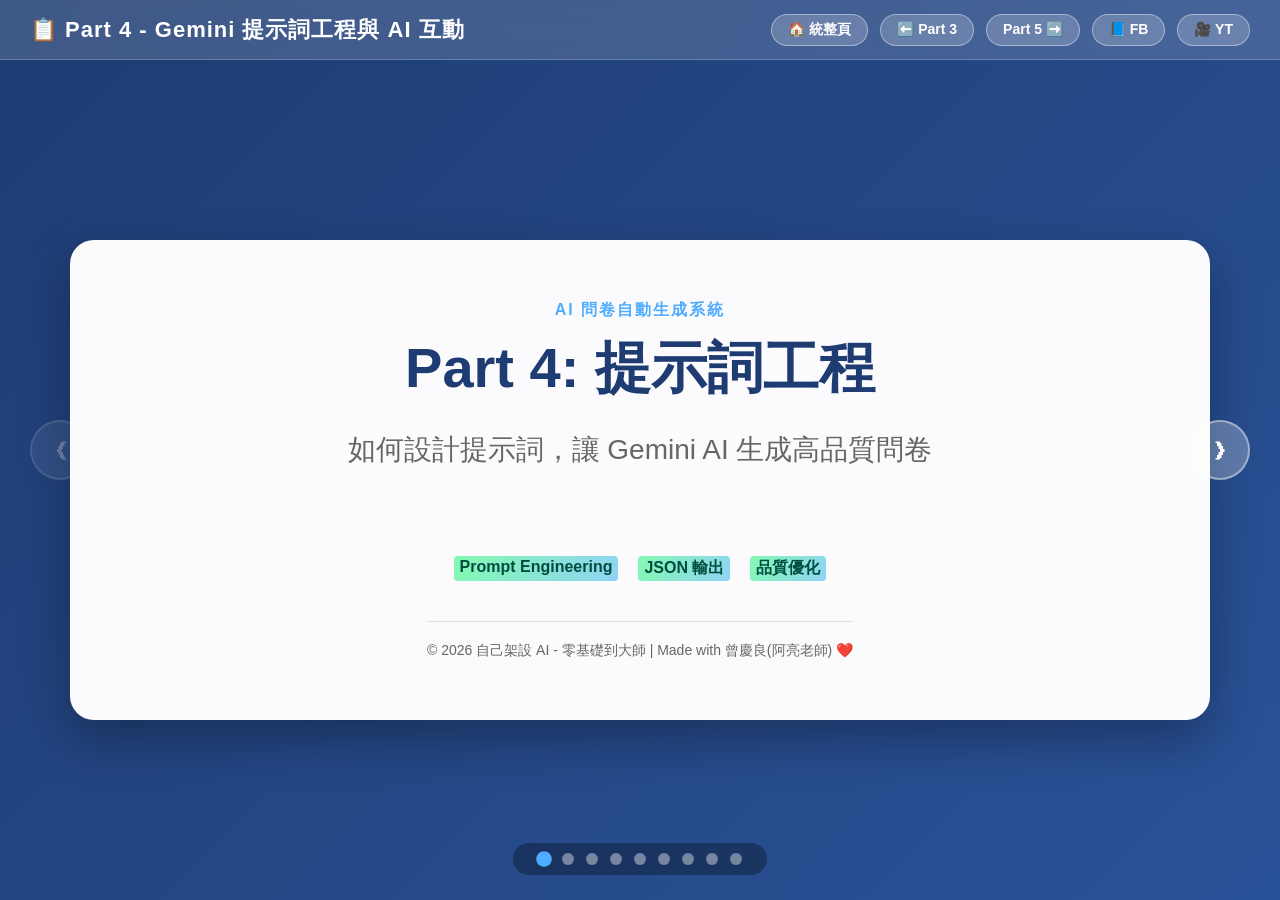
<file: slides/Part4.html>
<!DOCTYPE html>
<html lang="zh-TW">
<head>
    <meta charset="UTF-8">
    <meta name="viewport" content="width=device-width, initial-scale=1.0">
    <title>📋 Part 4 - Gemini 提示詞工程與 AI 互動</title>
    <style>
        * { margin: 0; padding: 0; box-sizing: border-box; }
        body { font-family: 'Microsoft JhengHei', 'Segoe UI', Arial, sans-serif; background: linear-gradient(135deg, #1e3c72 0%, #2a5298 100%); min-height: 100vh; overflow: hidden; color: #333; }
        .nav-bar { position: fixed; top: 0; left: 0; right: 0; height: 60px; background: rgba(255, 255, 255, 0.15); backdrop-filter: blur(12px); border-bottom: 1px solid rgba(255, 255, 255, 0.2); display: flex; justify-content: space-between; align-items: center; padding: 0 30px; z-index: 10000; }
        .nav-title { font-size: 22px; font-weight: 700; color: #fff; letter-spacing: 1px; }
        .nav-buttons { display: flex; gap: 12px; }
        .nav-btn { background: rgba(255, 255, 255, 0.2); border: 1px solid rgba(255, 255, 255, 0.4); color: white; padding: 6px 16px; border-radius: 20px; cursor: pointer; font-size: 14px; font-weight: 600; text-decoration: none; transition: all 0.3s ease; }
        .nav-btn:hover { background: rgba(255, 255, 255, 0.4); transform: translateY(-2px); }
        .nav-arrow { position: fixed; top: 50%; transform: translateY(-50%); background: rgba(255,255,255,0.25); color: white; width: 60px; height: 60px; border-radius: 50%; border: 2px solid rgba(255,255,255,0.4); font-size: 24px; cursor: pointer; z-index: 9000; transition: all 0.3s; display: flex; align-items: center; justify-content: center; }
        .nav-arrow:hover { background: rgba(255,255,255,0.5); transform: translateY(-50%) scale(1.1); }
        .prev-arrow { left: 30px; } .next-arrow { right: 30px; }
        .nav-arrow:disabled { opacity: 0.3; cursor: not-allowed; }
        .slide-container { width: 100%; height: 100vh; padding-top: 60px; position: relative; z-index: 1; }
        .slide { position: absolute; top: 60px; left: 0; width: 100%; height: calc(100vh - 60px); display: none; align-items: center; justify-content: center; padding: 40px; opacity: 0; transition: opacity 0.4s ease; z-index: 10; }
        .slide.active { display: flex; opacity: 1; z-index: 20; }
        .content-card { background: rgba(255, 255, 255, 0.98); border-radius: 24px; box-shadow: 0 20px 50px rgba(0, 0, 0, 0.3); padding: 60px; max-width: 1400px; width: 95%; max-height: 88vh; overflow-y: auto; }
        h1 { color: #1e3c72; font-size: 56px; margin-bottom: 24px; text-align: center; }
        h2 { color: #2a5298; font-size: 38px; margin-bottom: 35px; border-bottom: 3px solid #1e3c72; padding-bottom: 12px; }
        h3 { color: #1e3c72; font-size: 26px; margin: 30px 0 15px 0; }
        p, li { font-size: 20px; line-height: 1.8; color: #444; margin-bottom: 15px; }
        code { background: #f0f2f5; padding: 3px 8px; border-radius: 6px; font-family: monospace; color: #d63384; font-weight: 600; }
        pre { background: #282c34; color: #abb2bf; padding: 25px; border-radius: 12px; overflow-x: auto; margin: 25px 0; font-size: 16px; line-height: 1.6; font-family: monospace; }
        .box { padding: 25px; border-radius: 12px; margin: 25px 0; border-left: 6px solid; font-size: 20px; }
        .info { background: #e3f2fd; border-color: #2196f3; color: #0d47a1; }
        .success { background: #d4edda; border-color: #28a745; color: #155724; }
        .warning { background: #fff3cd; border-color: #ffc107; color: #856404; }
        .highlight { background: linear-gradient(120deg, #84fab0 0%, #8fd3f4 100%); padding: 2px 6px; border-radius: 4px; font-weight: bold; color: #004d40; }
        .concept-grid { display: grid; grid-template-columns: repeat(auto-fit, minmax(300px, 1fr)); gap: 25px; margin-top: 30px; }
        .concept-card { background: #f8f9fa; padding: 25px; border-radius: 15px; border: 1px solid #e9ecef; transition: transform 0.3s; }
        .concept-card:hover { transform: translateY(-8px); border-color: #4facfe; }
        .prompt-section { background: linear-gradient(135deg, #667eea 0%, #764ba2 100%); color: white; padding: 20px; border-radius: 12px; margin: 15px 0; }
        .indicators { position: fixed; bottom: 25px; left: 50%; transform: translateX(-50%); display: flex; gap: 12px; z-index: 4000; padding: 10px 25px; background: rgba(0,0,0,0.3); border-radius: 30px; }
        .dot { width: 12px; height: 12px; background: rgba(255,255,255,0.4); border-radius: 50%; cursor: pointer; }
        .dot.active { background: #4facfe; transform: scale(1.3); }
        .footer-credit { text-align: center; margin-top: 40px; padding-top: 20px; border-top: 1px solid #e0e0e0; color: #666; font-size: 14px; }
    </style>
</head>
<body>
    <div class="nav-bar">
        <div class="nav-title">📋 Part 4 - Gemini 提示詞工程與 AI 互動</div>
        <div class="nav-buttons">
            <a href="index.html" class="nav-btn">🏠 統整頁</a>
            <a href="Part3.html" class="nav-btn">⬅️ Part 3</a>
            <a href="Part5.html" class="nav-btn">Part 5 ➡️</a>
            <a href="https://www.facebook.com/iddmail" target="_blank" class="nav-btn">📘 FB</a>
            <a href="https://www.youtube.com/@Liang-yt02" target="_blank" class="nav-btn">🎥 YT</a>
        </div>
    </div>

    <div class="slide-container">
        <!-- Slide 1: 封面 -->
        <div class="slide active">
            <div class="content-card" style="text-align: center; display: flex; flex-direction: column; justify-content: center; align-items: center;">
                <h4 style="color: #4facfe; letter-spacing: 2px; margin-bottom: 10px;">AI 問卷自動生成系統</h4>
                <h1>Part 4: 提示詞工程</h1>
                <h2 style="border: none; font-weight: normal; font-size: 28px; color: #666; max-width: 800px;">
                    如何設計提示詞，讓 Gemini AI 生成高品質問卷
                </h2>
                <div style="margin-top: 40px; display: flex; gap: 20px;">
                    <span class="highlight">Prompt Engineering</span>
                    <span class="highlight">JSON 輸出</span>
                    <span class="highlight">品質優化</span>
                </div>
                <div class="footer-credit">© 2026 自己架設 AI - 零基礎到大師 | Made with 曾慶良(阿亮老師) ❤️</div>
            </div>
        </div>

        <!-- Slide 2: 提示詞的黃金結構 -->
        <div class="slide">
            <div class="content-card">
                <h2>✨ 提示詞的黃金結構</h2>
                <p>精心設計的提示詞，運用多個提示詞工程原則，確保 AI 產出符合格式的結果。</p>
                <div class="concept-grid">
                    <div class="prompt-section">
                        <h3 style="color: white;">1️⃣ 任務定義</h3>
                        <p style="color: rgba(255,255,255,0.9);">「請為『某主題』生成 N 個問卷題目」</p>
                    </div>
                    <div class="prompt-section">
                        <h3 style="color: white;">2️⃣ 上下文資訊</h3>
                        <p style="color: rgba(255,255,255,0.9);">題型配比、關鍵字、問卷目的</p>
                    </div>
                    <div class="prompt-section">
                        <h3 style="color: white;">3️⃣ 輸出格式規範</h3>
                        <p style="color: rgba(255,255,255,0.9);">完整的 JSON 結構範例</p>
                    </div>
                    <div class="prompt-section">
                        <h3 style="color: white;">4️⃣ 品質要求</h3>
                        <p style="color: rgba(255,255,255,0.9);">題目清楚、選項合理、遵守格式</p>
                    </div>
                </div>
            </div>
        </div>

        <!-- Slide 3: 完整提示詞範例 -->
        <div class="slide">
            <div class="content-card">
                <h2>📝 完整提示詞範例</h2>
                <pre style="font-size: 15px;">
請為「${data.category}」主題生成 ${data.questionCount} 個問卷題目。

題型配比：${data.questionTypes}
關鍵字：${data.keywords}
問卷目的：${data.purpose}

請以 JSON 格式回傳，格式如下：
{
  "questions": [
    {
      "question": "題目文字",
      "type": "單選" 或 "多選" 或 "文字",
      "options": ["選項1", "選項2", ...] // 文字題可省略此欄位
    }
  ]
}

請確保：
1. 題目清楚且符合主題
2. 選項合理且互斥
3. 題型符合配比要求
4. 嚴格遵守 JSON 格式
                </pre>
            </div>
        </div>

        <!-- Slide 4: Show Don't Tell -->
        <div class="slide">
            <div class="content-card">
                <h2>💡 重要原則：Show, Don't Tell</h2>
                <div class="concept-grid">
                    <div class="concept-card" style="border-color: #dc3545;">
                        <h3>❌ 不好的寫法</h3>
                        <p>「請用 JSON 格式，包含 questions 陣列，每個問題有 question、type、options 欄位」</p>
                    </div>
                    <div class="concept-card" style="border-color: #28a745;">
                        <h3>✅ 好的寫法</h3>
                        <p>直接展示完整的 JSON 範例結構，AI 看到範例後能精確複製</p>
                    </div>
                </div>
                <div class="box success">
                    <strong>展示範例比描述規則更有效！</strong>AI 能從範例中學習結構，而不是靠理解文字描述來猜測格式。
                </div>
            </div>
        </div>

        <!-- Slide 5: Gemini API 呼叫 -->
        <div class="slide">
            <div class="content-card">
                <h2>🔌 Gemini API 呼叫細節</h2>
                <p>API URL 格式：</p>
                <pre>https://generativelanguage.googleapis.com/v1beta/models/{model}:generateContent?key={apiKey}</pre>
                <div class="concept-grid">
                    <div class="concept-card">
                        <h3>gemini-3.5-flash</h3>
                        <p>速度快，適合即時回應場景，推薦日常使用</p>
                    </div>
                    <div class="concept-card">
                        <h3>gemini-3.5-pro</h3>
                        <p>品質更高，適合複雜任務，API 額度消耗較快</p>
                    </div>
                </div>
                <div class="box info">
                    <strong>請求體格式：</strong><code>{contents: [{parts: [{text: "提示詞"}]}]}</code>
                </div>
            </div>
        </div>

        <!-- Slide 6: 解析 AI 回應 -->
        <div class="slide">
            <div class="content-card">
                <h2>🔍 解析 AI 回應的技巧</h2>
                <p>AI 有時會加上額外的說明文字，需要提取純 JSON：</p>
                <pre>
// AI 回應可能是：
以下是為「顧客滿意度調查」生成的問卷題目：
{"questions": [...]}
希望這些題目能幫助您！

// 使用正則表達式提取：
const jsonMatch = text.match(/\{[\s\S]*\}/);
if (jsonMatch) {
  return JSON.parse(jsonMatch[0]);
}
                </pre>
                <div class="box warning">
                    <strong>兩階段處理：</strong>正則提取 + JSON 解析 = 穩定的 AI 輸出處理
                </div>
            </div>
        </div>

        <!-- Slide 7: 優化技巧 -->
        <div class="slide">
            <div class="content-card">
                <h2>🚀 提示詞優化技巧</h2>
                <div class="concept-grid">
                    <div class="concept-card">
                        <h3>技巧一：提供正面範例</h3>
                        <p>加入一兩個實際的好問題作為示範，few-shot learning</p>
                    </div>
                    <div class="concept-card">
                        <h3>技巧二：明確禁止行為</h3>
                        <p>「不要生成一題多問」「不要使用誘導性語言」</p>
                    </div>
                    <div class="concept-card">
                        <h3>技巧三：調整溫度</h3>
                        <p>temperature 0.3 = 保守穩定，0.9 = 多樣創新</p>
                    </div>
                    <div class="concept-card">
                        <h3>技巧四：迭代優化</h3>
                        <p>生成 10-20 次，觀察結果，修改提示詞，重複</p>
                    </div>
                </div>
            </div>
        </div>

        <!-- Slide 8: Token 與成本 -->
        <div class="slide">
            <div class="content-card">
                <h2>💰 Token 用量與成本控制</h2>
                <div class="concept-grid">
                    <div class="concept-card">
                        <h3>什麼是 Token？</h3>
                        <p>約 4 個英文字元或 1-2 個中文字</p>
                    </div>
                    <div class="concept-card">
                        <h3>單次問卷生成</h3>
                        <p>提示詞 300-500 tokens + 輸出 500-1000 tokens ≈ 800-1500</p>
                    </div>
                </div>
                <div class="box success">
                    <strong>Gemini 免費額度：</strong>每分鐘 15 次請求、每天 1500 次，個人使用完全足夠！
                </div>
                <h3>節省成本的方法：</h3>
                <ul>
                    <li>批次生成：一次請求生成多份問卷</li>
                    <li>快取常用提示詞片段</li>
                    <li>使用較小模型或限制 max_tokens</li>
                </ul>
            </div>
        </div>

        <!-- Slide 9: 總結 -->
        <div class="slide">
            <div class="content-card">
                <h2>📝 Part 4 總結</h2>
                <div class="concept-grid">
                    <div class="concept-card">
                        <h3>✅ 黃金結構</h3>
                        <p>任務定義 + 上下文 + 格式規範 + 品質要求</p>
                    </div>
                    <div class="concept-card">
                        <h3>✅ Show Don't Tell</h3>
                        <p>展示完整範例比描述規則更有效</p>
                    </div>
                    <div class="concept-card">
                        <h3>✅ 穩定解析</h3>
                        <p>正則提取 + JSON 解析處理 AI 輸出</p>
                    </div>
                    <div class="concept-card">
                        <h3>✅ 持續優化</h3>
                        <p>迭代式優化提示詞，不斷提升品質</p>
                    </div>
                </div>
                <div style="text-align: center; margin-top: 40px;">
                    <a href="Part5.html" class="nav-btn" style="background: #1e3c72; padding: 15px 40px; font-size: 18px;">
                        前往 Part 5：Google Forms API 實作 ➡️
                    </a>
                </div>
                <div class="footer-credit">© 2026 自己架設 AI - 零基礎到大師 | Made with 曾慶良(阿亮老師) ❤️</div>
            </div>
        </div>
    </div>

    <button class="nav-arrow prev-arrow" id="prevBtn" onclick="changeSlide(-1)">❮</button>
    <button class="nav-arrow next-arrow" id="nextBtn" onclick="changeSlide(1)">❯</button>
    <div class="indicators" id="indicatorContainer"></div>

    <script>
        let currentSlide = 0; const slides = document.querySelectorAll('.slide'); const totalSlides = slides.length;
        function init() { createIndicators(); showSlide(0); updateButtons(); document.addEventListener('keydown', handleKeydown); }
        function handleKeydown(e) { if (e.key === 'ArrowLeft') changeSlide(-1); if (e.key === 'ArrowRight') changeSlide(1); }
        function createIndicators() { const container = document.getElementById('indicatorContainer'); container.innerHTML = ''; slides.forEach((_, index) => { const dot = document.createElement('div'); dot.className = 'dot'; dot.onclick = () => goToSlide(index); container.appendChild(dot); }); }
        function showSlide(index) { if (index < 0) index = 0; if (index >= totalSlides) index = totalSlides - 1; slides.forEach(slide => slide.classList.remove('active')); slides[index].classList.add('active'); currentSlide = index; document.querySelectorAll('.dot').forEach((dot, idx) => dot.classList.toggle('active', idx === index)); updateButtons(); }
        function changeSlide(direction) { showSlide(currentSlide + direction); } function goToSlide(index) { showSlide(index); }
        function updateButtons() { document.getElementById('prevBtn').disabled = currentSlide === 0; document.getElementById('nextBtn').disabled = currentSlide === totalSlides - 1; }
        init();
    </script>
</body>
</html>
</file>
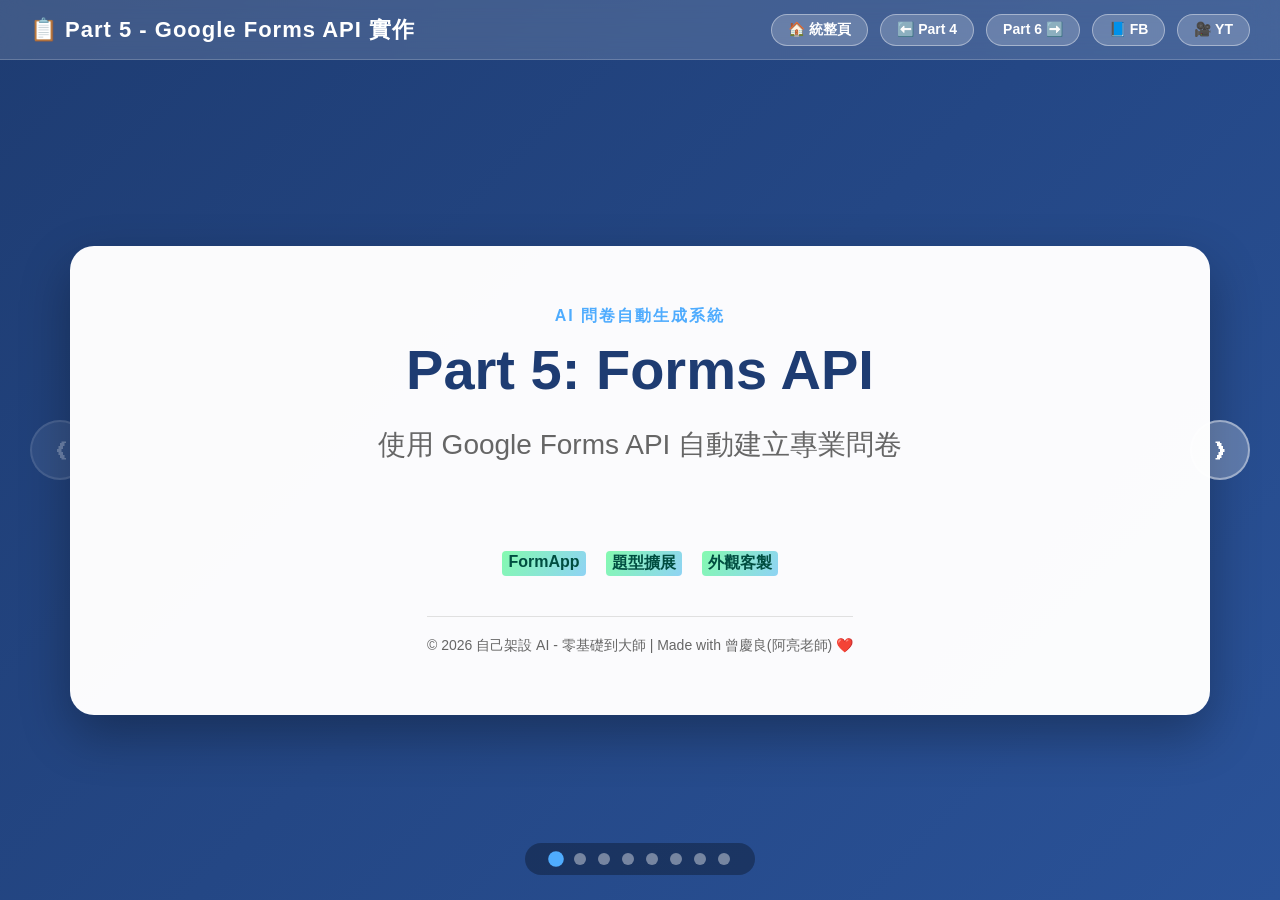
<file: slides/Part5.html>
<!DOCTYPE html>
<html lang="zh-TW">
<head>
    <meta charset="UTF-8">
    <meta name="viewport" content="width=device-width, initial-scale=1.0">
    <title>📋 Part 5 - Google Forms API 實作</title>
    <style>
        * { margin: 0; padding: 0; box-sizing: border-box; }
        body { font-family: 'Microsoft JhengHei', 'Segoe UI', Arial, sans-serif; background: linear-gradient(135deg, #1e3c72 0%, #2a5298 100%); min-height: 100vh; overflow: hidden; color: #333; }
        .nav-bar { position: fixed; top: 0; left: 0; right: 0; height: 60px; background: rgba(255, 255, 255, 0.15); backdrop-filter: blur(12px); border-bottom: 1px solid rgba(255, 255, 255, 0.2); display: flex; justify-content: space-between; align-items: center; padding: 0 30px; z-index: 10000; }
        .nav-title { font-size: 22px; font-weight: 700; color: #fff; letter-spacing: 1px; }
        .nav-buttons { display: flex; gap: 12px; }
        .nav-btn { background: rgba(255, 255, 255, 0.2); border: 1px solid rgba(255, 255, 255, 0.4); color: white; padding: 6px 16px; border-radius: 20px; cursor: pointer; font-size: 14px; font-weight: 600; text-decoration: none; transition: all 0.3s ease; }
        .nav-btn:hover { background: rgba(255, 255, 255, 0.4); transform: translateY(-2px); }
        .nav-arrow { position: fixed; top: 50%; transform: translateY(-50%); background: rgba(255,255,255,0.25); color: white; width: 60px; height: 60px; border-radius: 50%; border: 2px solid rgba(255,255,255,0.4); font-size: 24px; cursor: pointer; z-index: 9000; transition: all 0.3s; display: flex; align-items: center; justify-content: center; }
        .nav-arrow:hover { background: rgba(255,255,255,0.5); transform: translateY(-50%) scale(1.1); }
        .prev-arrow { left: 30px; } .next-arrow { right: 30px; }
        .nav-arrow:disabled { opacity: 0.3; cursor: not-allowed; }
        .slide-container { width: 100%; height: 100vh; padding-top: 60px; position: relative; z-index: 1; }
        .slide { position: absolute; top: 60px; left: 0; width: 100%; height: calc(100vh - 60px); display: none; align-items: center; justify-content: center; padding: 40px; opacity: 0; transition: opacity 0.4s ease; z-index: 10; }
        .slide.active { display: flex; opacity: 1; z-index: 20; }
        .content-card { background: rgba(255, 255, 255, 0.98); border-radius: 24px; box-shadow: 0 20px 50px rgba(0, 0, 0, 0.3); padding: 60px; max-width: 1400px; width: 95%; max-height: 88vh; overflow-y: auto; }
        h1 { color: #1e3c72; font-size: 56px; margin-bottom: 24px; text-align: center; }
        h2 { color: #2a5298; font-size: 38px; margin-bottom: 35px; border-bottom: 3px solid #1e3c72; padding-bottom: 12px; }
        h3 { color: #1e3c72; font-size: 26px; margin: 30px 0 15px 0; }
        p, li { font-size: 20px; line-height: 1.8; color: #444; margin-bottom: 15px; }
        code { background: #f0f2f5; padding: 3px 8px; border-radius: 6px; font-family: monospace; color: #d63384; font-weight: 600; }
        pre { background: #282c34; color: #abb2bf; padding: 25px; border-radius: 12px; overflow-x: auto; margin: 25px 0; font-size: 15px; line-height: 1.6; font-family: monospace; }
        .box { padding: 25px; border-radius: 12px; margin: 25px 0; border-left: 6px solid; font-size: 20px; }
        .info { background: #e3f2fd; border-color: #2196f3; color: #0d47a1; }
        .success { background: #d4edda; border-color: #28a745; color: #155724; }
        .highlight { background: linear-gradient(120deg, #84fab0 0%, #8fd3f4 100%); padding: 2px 6px; border-radius: 4px; font-weight: bold; color: #004d40; }
        .concept-grid { display: grid; grid-template-columns: repeat(auto-fit, minmax(300px, 1fr)); gap: 25px; margin-top: 30px; }
        .concept-card { background: #f8f9fa; padding: 25px; border-radius: 15px; border: 1px solid #e9ecef; transition: transform 0.3s; }
        .concept-card:hover { transform: translateY(-8px); border-color: #4facfe; }
        .api-card { background: linear-gradient(135deg, #11998e 0%, #38ef7d 100%); color: white; padding: 20px; border-radius: 12px; margin: 15px 0; }
        .indicators { position: fixed; bottom: 25px; left: 50%; transform: translateX(-50%); display: flex; gap: 12px; z-index: 4000; padding: 10px 25px; background: rgba(0,0,0,0.3); border-radius: 30px; }
        .dot { width: 12px; height: 12px; background: rgba(255,255,255,0.4); border-radius: 50%; cursor: pointer; }
        .dot.active { background: #4facfe; transform: scale(1.3); }
        .footer-credit { text-align: center; margin-top: 40px; padding-top: 20px; border-top: 1px solid #e0e0e0; color: #666; font-size: 14px; }
    </style>
</head>
<body>
    <div class="nav-bar">
        <div class="nav-title">📋 Part 5 - Google Forms API 實作</div>
        <div class="nav-buttons">
            <a href="index.html" class="nav-btn">🏠 統整頁</a>
            <a href="Part4.html" class="nav-btn">⬅️ Part 4</a>
            <a href="Part6.html" class="nav-btn">Part 6 ➡️</a>
            <a href="https://www.facebook.com/iddmail" target="_blank" class="nav-btn">📘 FB</a>
            <a href="https://www.youtube.com/@Liang-yt02" target="_blank" class="nav-btn">🎥 YT</a>
        </div>
    </div>

    <div class="slide-container">
        <!-- Slide 1: 封面 -->
        <div class="slide active">
            <div class="content-card" style="text-align: center; display: flex; flex-direction: column; justify-content: center; align-items: center;">
                <h4 style="color: #4facfe; letter-spacing: 2px; margin-bottom: 10px;">AI 問卷自動生成系統</h4>
                <h1>Part 5: Forms API</h1>
                <h2 style="border: none; font-weight: normal; font-size: 28px; color: #666; max-width: 800px;">
                    使用 Google Forms API 自動建立專業問卷
                </h2>
                <div style="margin-top: 40px; display: flex; gap: 20px;">
                    <span class="highlight">FormApp</span>
                    <span class="highlight">題型擴展</span>
                    <span class="highlight">外觀客製</span>
                </div>
                <div class="footer-credit">© 2026 自己架設 AI - 零基礎到大師 | Made with 曾慶良(阿亮老師) ❤️</div>
            </div>
        </div>

        <!-- Slide 2: FormApp 核心方法 -->
        <div class="slide">
            <div class="content-card">
                <h2>🔧 FormApp API 核心方法</h2>
                <div class="concept-grid">
                    <div class="api-card">
                        <h3 style="color: white;">FormApp.create(title)</h3>
                        <p style="color: rgba(255,255,255,0.9);">建立新表單，返回 Form 物件</p>
                    </div>
                    <div class="api-card">
                        <h3 style="color: white;">form.setDescription(text)</h3>
                        <p style="color: rgba(255,255,255,0.9);">設定表單描述說明</p>
                    </div>
                    <div class="api-card">
                        <h3 style="color: white;">form.addMultipleChoiceItem()</h3>
                        <p style="color: rgba(255,255,255,0.9);">添加單選題</p>
                    </div>
                    <div class="api-card">
                        <h3 style="color: white;">form.addCheckboxItem()</h3>
                        <p style="color: rgba(255,255,255,0.9);">添加多選題</p>
                    </div>
                    <div class="api-card">
                        <h3 style="color: white;">form.addParagraphTextItem()</h3>
                        <p style="color: rgba(255,255,255,0.9);">添加長文字題</p>
                    </div>
                    <div class="api-card">
                        <h3 style="color: white;">form.getPublishedUrl()</h3>
                        <p style="color: rgba(255,255,255,0.9);">取得填寫連結</p>
                    </div>
                </div>
            </div>
        </div>

        <!-- Slide 3: 建立表單程式碼 -->
        <div class="slide">
            <div class="content-card">
                <h2>📝 建立表單完整程式碼</h2>
                <pre>
function createGoogleForm(aiResult, category) {
  // 建立新表單
  const form = FormApp.create(`AI 生成問卷：${category}`);
  form.setDescription(`本問卷由 AI 自動生成，主題：${category}`);

  // 遍歷題目，根據類型添加對應項目
  aiResult.questions.forEach((q, index) => {
    if (q.type === '單選') {
      const item = form.addMultipleChoiceItem();
      item.setTitle(`${index + 1}. ${q.question}`);
      item.setChoiceValues(q.options);
      item.setRequired(true);
    } else if (q.type === '多選') {
      const item = form.addCheckboxItem();
      item.setTitle(`${index + 1}. ${q.question}`);
      item.setChoiceValues(q.options);
      item.setRequired(true);
    } else if (q.type === '文字') {
      const item = form.addParagraphTextItem();
      item.setTitle(`${index + 1}. ${q.question}`);
      item.setRequired(true);
    }
  });

  return { editUrl: form.getEditUrl(), responseUrl: form.getPublishedUrl() };
}
                </pre>
            </div>
        </div>

        <!-- Slide 4: 支援更多題型 -->
        <div class="slide">
            <div class="content-card">
                <h2>🧩 擴展支援更多題型</h2>
                <div class="concept-grid">
                    <div class="concept-card">
                        <h3>📊 量表題 (Scale)</h3>
                        <pre style="font-size: 14px;">
const item = form.addScaleItem();
item.setBounds(1, 5);
item.setLabels('非常不滿意', '非常滿意');
                        </pre>
                    </div>
                    <div class="concept-card">
                        <h3>📅 日期題 (Date)</h3>
                        <pre style="font-size: 14px;">
const item = form.addDateItem();
item.setTitle('請選擇日期');
item.setRequired(true);
                        </pre>
                    </div>
                    <div class="concept-card">
                        <h3>📋 網格題 (Grid)</h3>
                        <pre style="font-size: 14px;">
const item = form.addGridItem();
item.setRows(['項目A', '項目B']);
item.setColumns(['差', '普通', '好']);
                        </pre>
                    </div>
                    <div class="concept-card">
                        <h3>⏰ 時間題 (Time)</h3>
                        <pre style="font-size: 14px;">
const item = form.addTimeItem();
item.setTitle('請選擇時間');
item.setRequired(true);
                        </pre>
                    </div>
                </div>
            </div>
        </div>

        <!-- Slide 5: 表單設定客製化 -->
        <div class="slide">
            <div class="content-card">
                <h2>🎨 表單設定客製化</h2>
                <pre>
// 設定提交後的確認訊息
form.setConfirmationMessage('感謝您的寶貴意見！');

// 是否收集填寫者 Email
form.setCollectEmail(true);

// 限制每個帳號只能填寫一次
form.setLimitOneResponsePerUser(true);

// 顯示進度條
form.setProgressBar(true);

// 隱藏「提交其他回應」連結
form.setShowLinkToRespondAgain(false);
                </pre>
                <div class="box success">
                    <strong>專業細節：</strong>這些小設定能大幅提升問卷的使用者體驗和專業度！
                </div>
            </div>
        </div>

        <!-- Slide 6: 驗證規則 -->
        <div class="slide">
            <div class="content-card">
                <h2>✅ 添加驗證規則</h2>
                <div class="concept-grid">
                    <div class="concept-card">
                        <h3>多選題限制選項數</h3>
                        <pre style="font-size: 14px;">
const validation = FormApp
  .createCheckboxValidation()
  .requireSelectMinimum(2)
  .requireSelectMaximum(3)
  .build();
item.setValidation(validation);
                        </pre>
                    </div>
                    <div class="concept-card">
                        <h3>文字題限制字數</h3>
                        <pre style="font-size: 14px;">
const validation = FormApp
  .createTextValidation()
  .requireTextLengthGreaterThanOrEqualTo(10)
  .build();
item.setValidation(validation);
                        </pre>
                    </div>
                </div>
                <div class="box info">
                    驗證規則確保受訪者提供有意義的回饋，而不是隨便填寫！
                </div>
            </div>
        </div>

        <!-- Slide 7: 回應資料處理 -->
        <div class="slide">
            <div class="content-card">
                <h2>📊 回應資料的處理</h2>
                <p>表單回應可以自動連結到 Google Sheets 進行分析：</p>
                <pre>
function linkFormToSheet(formId) {
  const form = FormApp.openById(formId);
  const sheet = SpreadsheetApp.create(`問卷回應：${form.getTitle()}`);
  form.setDestination(FormApp.DestinationType.SPREADSHEET, sheet.getId());
  Logger.log('已連結到 Sheets: ' + sheet.getUrl());
}

// 取得所有回應
function getFormResponses(formId) {
  const form = FormApp.openById(formId);
  const responses = form.getResponses();
  responses.forEach(response => {
    const itemResponses = response.getItemResponses();
    itemResponses.forEach(ir => {
      Logger.log(`${ir.getItem().getTitle()}: ${ir.getResponse()}`);
    });
  });
}
                </pre>
            </div>
        </div>

        <!-- Slide 8: 總結 -->
        <div class="slide">
            <div class="content-card">
                <h2>📝 Part 5 總結</h2>
                <div class="concept-grid">
                    <div class="concept-card">
                        <h3>✅ 核心方法</h3>
                        <p>create、addItem、setTitle、setChoiceValues、setRequired</p>
                    </div>
                    <div class="concept-card">
                        <h3>✅ 題型擴展</h3>
                        <p>量表、日期、網格、時間等進階題型</p>
                    </div>
                    <div class="concept-card">
                        <h3>✅ 外觀設定</h3>
                        <p>確認訊息、進度條、Email 收集等</p>
                    </div>
                    <div class="concept-card">
                        <h3>✅ 資料處理</h3>
                        <p>連結 Sheets、程式化讀取回應</p>
                    </div>
                </div>
                <div style="text-align: center; margin-top: 40px;">
                    <a href="Part6.html" class="nav-btn" style="background: #1e3c72; padding: 15px 40px; font-size: 18px;">
                        前往 Part 6：實務應用與進階擴展 ➡️
                    </a>
                </div>
                <div class="footer-credit">© 2026 自己架設 AI - 零基礎到大師 | Made with 曾慶良(阿亮老師) ❤️</div>
            </div>
        </div>
    </div>

    <button class="nav-arrow prev-arrow" id="prevBtn" onclick="changeSlide(-1)">❮</button>
    <button class="nav-arrow next-arrow" id="nextBtn" onclick="changeSlide(1)">❯</button>
    <div class="indicators" id="indicatorContainer"></div>

    <script>
        let currentSlide = 0; const slides = document.querySelectorAll('.slide'); const totalSlides = slides.length;
        function init() { createIndicators(); showSlide(0); updateButtons(); document.addEventListener('keydown', handleKeydown); }
        function handleKeydown(e) { if (e.key === 'ArrowLeft') changeSlide(-1); if (e.key === 'ArrowRight') changeSlide(1); }
        function createIndicators() { const container = document.getElementById('indicatorContainer'); container.innerHTML = ''; slides.forEach((_, index) => { const dot = document.createElement('div'); dot.className = 'dot'; dot.onclick = () => goToSlide(index); container.appendChild(dot); }); }
        function showSlide(index) { if (index < 0) index = 0; if (index >= totalSlides) index = totalSlides - 1; slides.forEach(slide => slide.classList.remove('active')); slides[index].classList.add('active'); currentSlide = index; document.querySelectorAll('.dot').forEach((dot, idx) => dot.classList.toggle('active', idx === index)); updateButtons(); }
        function changeSlide(direction) { showSlide(currentSlide + direction); } function goToSlide(index) { showSlide(index); }
        function updateButtons() { document.getElementById('prevBtn').disabled = currentSlide === 0; document.getElementById('nextBtn').disabled = currentSlide === totalSlides - 1; }
        init();
    </script>
</body>
</html>
</file>
<file: static/style.css>
body {
  font-family: "微軟正黑體", sans-serif;
  margin: 40px auto;
  width: 600px;
  background: #f2f7fa;
  color: #333;
}
h2 {
  text-align: center;
  color: #007bff;
}
label {
  display: block;
  margin-top: 15px;
}
input, textarea, select {
  width: 100%;
  padding: 10px;
  border-radius: 5px;
  border: 1px solid #aaa;
}
button {
  margin-top: 20px;
  width: 100%;
  padding: 10px;
  background: #007bff;
  color: white;
  font-size: 16px;
  border: none;
  border-radius: 5px;
  cursor: pointer;
}
button:hover {
  background: #0056b3;
}
pre {
  background: white;
  border: 1px solid #ccc;
  padding: 15px;
  overflow-x: auto;
  white-space: pre-wrap;
}
</file>
